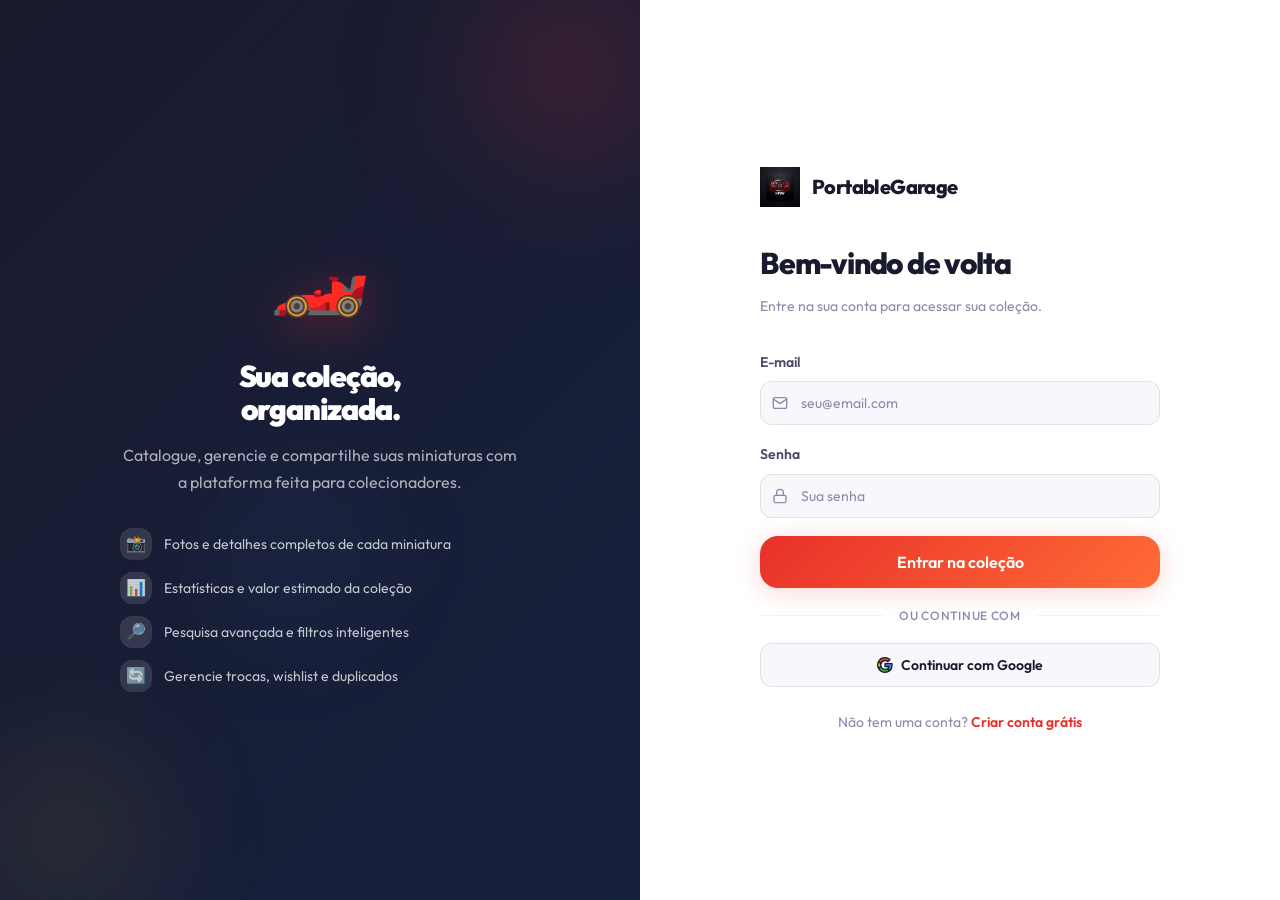
<file: index.html>
<!DOCTYPE html>
<html lang="pt-BR" data-theme="dark">
<head>
  <meta charset="UTF-8">
  <meta name="viewport" content="width=device-width, initial-scale=1.0">
  <link rel="icon" type="image/png" href="assets/car.logo.png">
  <link rel="manifest" href="manifest.webmanifest">
  <meta name="theme-color" content="#0f172a">
  <meta name="mobile-web-app-capable" content="yes">
  <meta name="apple-mobile-web-app-capable" content="yes">
  <meta name="apple-mobile-web-app-status-bar-style" content="black-translucent">
  <meta name="apple-mobile-web-app-title" content="PortableGarage">
  <link rel="apple-touch-icon" href="assets/apple-touch-icon.png">
  <script src="js/pwa.js" defer></script>

  <title>PortableGarage — Carregando...</title>
  <meta name="description" content="Plataforma para catalogação e gerenciamento de coleções de miniaturas.">

  <!-- Fallback: se o JS falhar, redireciona para login em 2s -->
  <meta http-equiv="refresh" content="2;url=pages/login.html">

  <link rel="preconnect" href="https://fonts.googleapis.com">
  <link rel="preconnect" href="https://fonts.gstatic.com" crossorigin>
  <link rel="stylesheet" href="https://fonts.googleapis.com/css2?family=Outfit:wght@300;400;500;600;700;800;900&display=swap">

  <link rel="stylesheet" href="css/style.css">

  <style>
    body {
      background: var(--bg-primary);
      color: var(--text-primary);
      min-height: 100dvh;
      display: flex;
      align-items: center;
      justify-content: center;
      flex-direction: column;
      gap: var(--space-6);
      text-align: center;
      padding: var(--space-4);
      font-family: 'Outfit', sans-serif;
    }

    .splash-logo {
      width: 72px;
      height: 72px;
      display: flex;
      align-items: center;
      justify-content: center;
      border-radius: var(--radius-2xl);
      background: transparent;
      animation: pulse 2s ease-in-out infinite;
    }

    .splash-title {
      font-size: var(--text-3xl);
      font-weight: 800;
      letter-spacing: -0.03em;
      color: var(--text-primary);
    }

    .splash-subtitle {
      font-size: var(--text-sm);
      color: var(--text-tertiary);
      margin-top: var(--space-1);
    }

    .splash-spinner {
      width: 28px;
      height: 28px;
      border: 3px solid var(--border-default);
      border-top-color: var(--color-brand-primary);
      border-radius: 50%;
      animation: spin 0.8s linear infinite;
    }

    .splash-status {
      font-size: var(--text-xs);
      color: var(--text-tertiary);
    }

    @keyframes spin {
      to { transform: rotate(360deg); }
    }

    @keyframes pulse {
      0%, 100% { transform: scale(1); opacity: 1; }
      50% { transform: scale(1.05); opacity: 0.85; }
    }
  </style>
</head>
<body>

  <div class="splash-logo">
    <img src="assets/car.logo.png" alt="PortableGarage Logo" style="width:64px;height:64px;object-fit:contain;">
  </div>

  <div>
    <h1 class="splash-title">PortableGarage</h1>
  </div>

  <div class="splash-spinner"></div>
  <p class="splash-status" id="splash-status">Iniciando...</p>

<script>
(function() {
  'use strict';

  var statusEl = document.getElementById('splash-status');

  function goTo(url) {
    if (statusEl) statusEl.textContent = 'Redirecionando...';
    window.location.href = url;
  }

  // Aplicar tema salvo antes de qualquer coisa
  try {
    var savedTheme = localStorage.getItem('hw-theme') || 'dark';
    document.documentElement.setAttribute('data-theme', savedTheme);
  } catch (e) { /* sem localStorage */ }

  // Verificar sessão de desenvolvimento
  try {
    var loggedIn = sessionStorage.getItem('hw-dev-logged-in') === 'true';
    if (statusEl) statusEl.textContent = loggedIn ? 'Verificando sessão...' : 'Redirecionando para login...';

    setTimeout(function() {
      if (loggedIn) {
        goTo('pages/dashboard.html');
      } else {
        goTo('pages/login.html');
      }
    }, 600);

  } catch (e) {
    // Se sessionStorage falhar, vai para login
    if (statusEl) statusEl.textContent = 'Redirecionando...';
    setTimeout(function() { goTo('pages/login.html'); }, 600);
  }
})();
</script>

</body>
</html>
</file>
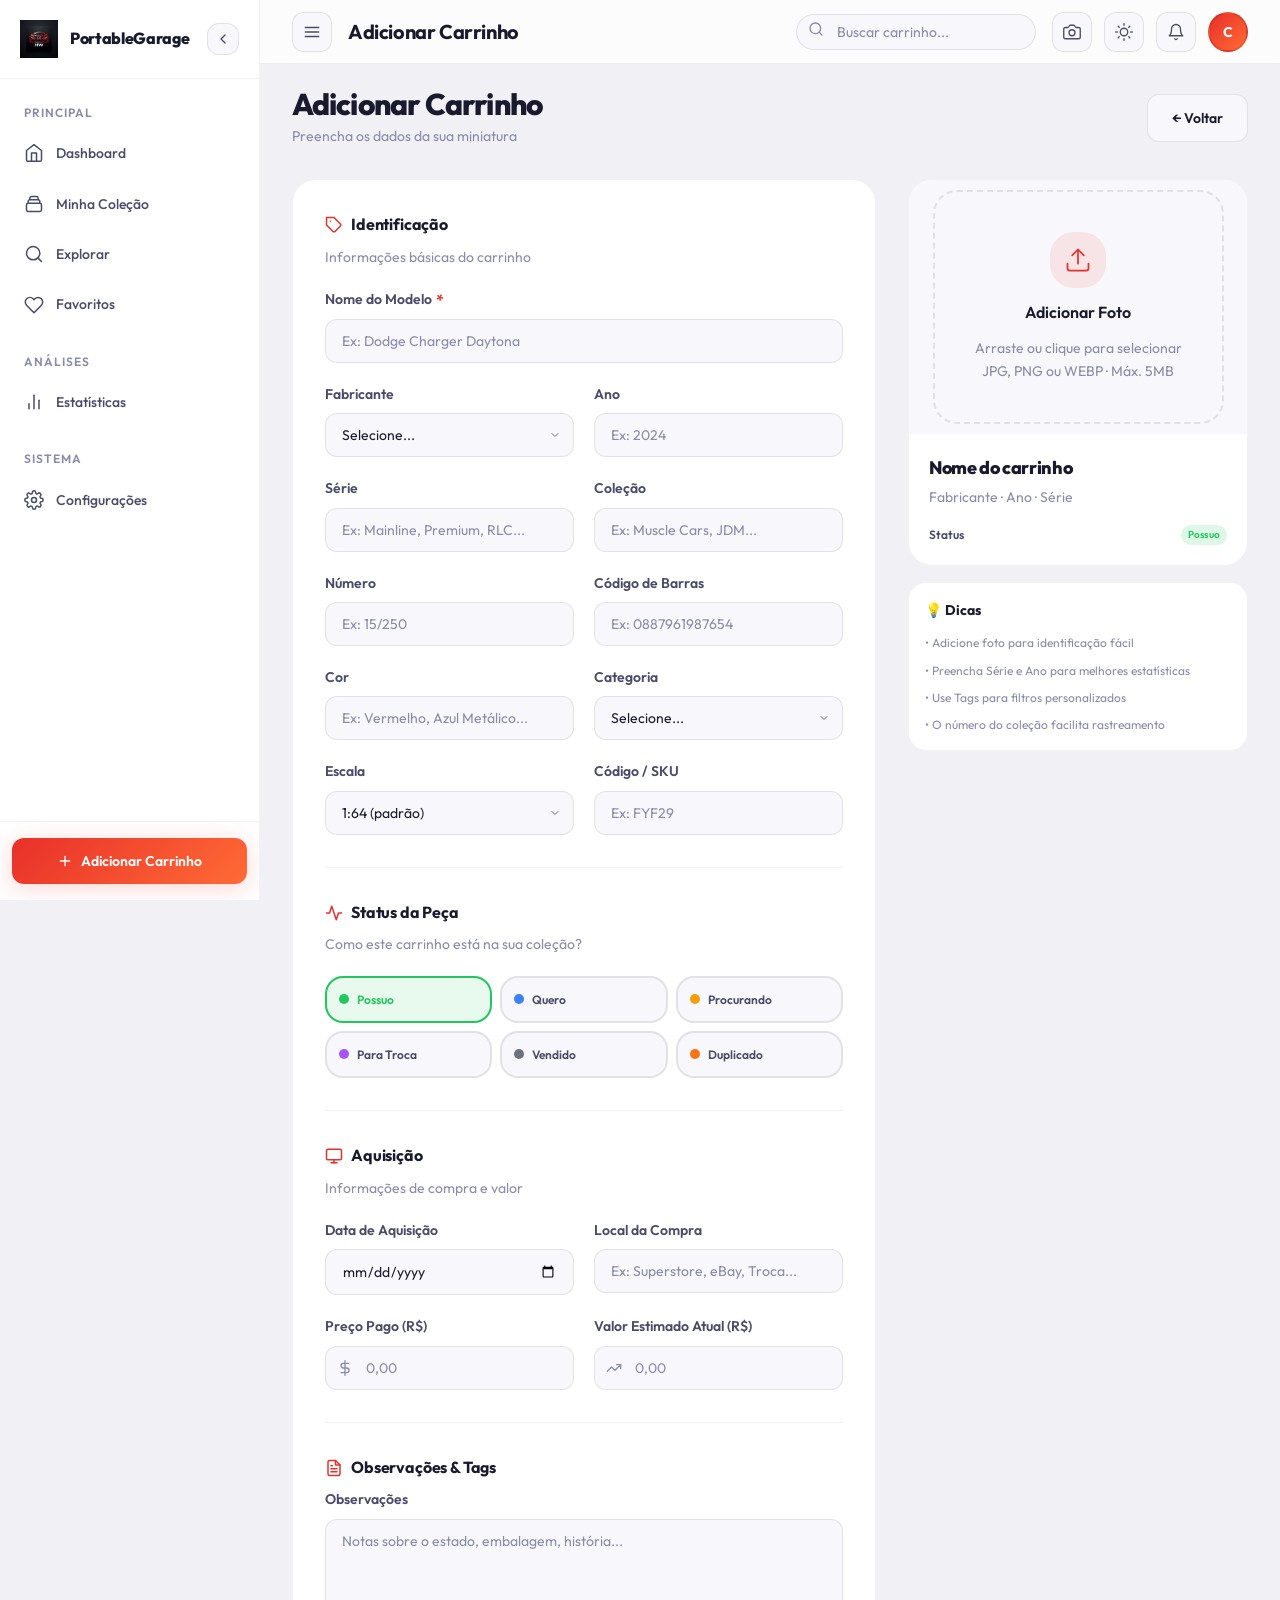
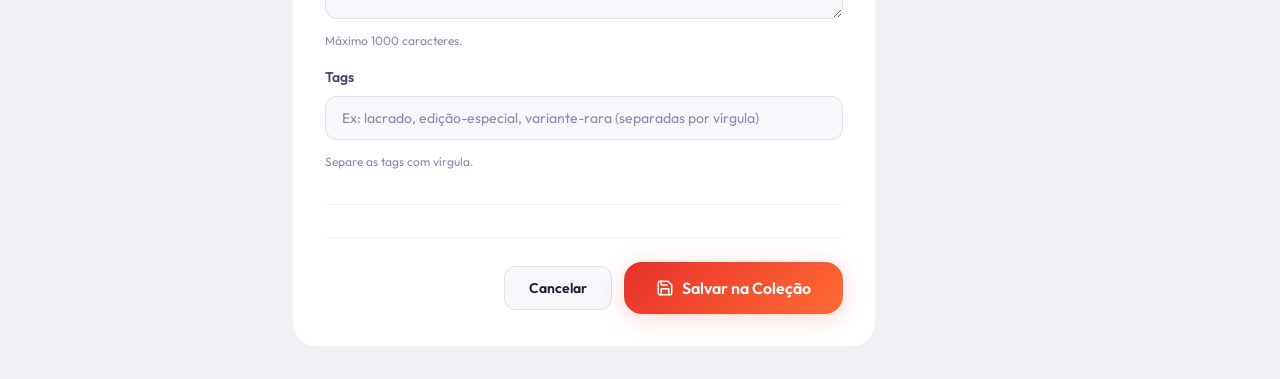
<file: pages/adicionar.html>
<!DOCTYPE html>
<html lang="pt-BR" data-theme="dark">
<head>
  <meta charset="UTF-8">
  <meta name="viewport" content="width=device-width, initial-scale=1.0">
  <link rel="icon" type="image/png" href="../assets/car.logo.png">
  <link rel="manifest" href="../manifest.webmanifest">
  <meta name="theme-color" content="#0f172a">
  <meta name="mobile-web-app-capable" content="yes">
  <meta name="apple-mobile-web-app-capable" content="yes">
  <meta name="apple-mobile-web-app-status-bar-style" content="black-translucent">
  <meta name="apple-mobile-web-app-title" content="PortableGarage">
  <link rel="apple-touch-icon" href="../assets/apple-touch-icon.png">
  <script src="../js/pwa.js" defer></script>
  <meta name="supabase-url" content="YOUR_SUPABASE_URL">
  <meta name="supabase-anon-key" content="YOUR_SUPABASE_ANON_KEY">

  <title>Adicionar Carrinho — PortableGarage</title>
  <meta name="description" content="Adicione um novo carrinho à sua coleção Hot Wheels.">

  <link rel="preconnect" href="https://fonts.googleapis.com">
  <link rel="preconnect" href="https://fonts.gstatic.com" crossorigin>
  <link rel="stylesheet" href="https://fonts.googleapis.com/css2?family=Outfit:wght@300;400;500;600;700;800;900&family=JetBrains+Mono:wght@400;600&display=swap">

  <link rel="stylesheet" href="../css/style.css">
  <link rel="stylesheet" href="../css/layout.css">
  <link rel="stylesheet" href="../css/components.css">
  <link rel="stylesheet" href="../css/animations.css">
  <link rel="stylesheet" href="../css/collection.css">
</head>
<body>

<!-- Page Header -->
<div class="page-header animate-fade-up">
  <div class="page-header-left">
    <h2 class="page-title">Adicionar Carrinho</h2>
    <p class="page-subtitle">Preencha os dados da sua miniatura</p>
  </div>
  <div class="page-header-actions">
    <a href="./colecao.html" class="btn btn-secondary" id="back-btn">← Voltar</a>
  </div>
</div>

<!-- Duplicate Warning (hidden by default) -->
<div class="duplicate-warning" id="duplicate-warning" style="display:none;" role="alert">
  <div class="duplicate-warning-icon">
    <svg viewBox="0 0 24 24" fill="none" stroke="currentColor" stroke-width="2" stroke-linecap="round" stroke-linejoin="round" aria-hidden="true">
      <path d="M10.29 3.86L1.82 18a2 2 0 001.71 3h16.94a2 2 0 001.71-3L13.71 3.86a2 2 0 00-3.42 0zM12 9v4M12 17h.01"/>
    </svg>
  </div>
  <div class="duplicate-warning-text">
    <div class="duplicate-warning-title">⚠️ Possível duplicado</div>
    <p id="duplicate-warning-msg">Este carrinho parece já existir na sua coleção.</p>
  </div>
</div>

<!-- Form Layout -->
<div class="form-page-layout animate-fade-up" style="animation-delay:0.1s;">

  <!-- ── Main Form ── -->
  <form id="add-car-form" novalidate>
    <div class="form-card">

      <!-- SEÇÃO 1: Identificação -->
      <div class="form-section">
        <div class="form-section-title">
          <svg viewBox="0 0 24 24" fill="none" stroke="currentColor" stroke-width="2" stroke-linecap="round" stroke-linejoin="round" aria-hidden="true">
            <path d="M20.59 13.41l-7.17 7.17a2 2 0 01-2.83 0L2 12V2h10l8.59 8.59a2 2 0 010 2.82z"/>
            <line x1="7" y1="7" x2="7.01" y2="7"/>
          </svg>
          Identificação
        </div>
        <p class="form-section-subtitle">Informações básicas do carrinho</p>

        <div class="form-grid-2">
          <div class="form-group col-span-2">
            <label class="form-label" for="car-name">
              Nome do Modelo <span class="required">*</span>
            </label>
            <input class="form-control" type="text" id="car-name" name="name"
              placeholder="Ex: Dodge Charger Daytona" required maxlength="150"
              autocomplete="off">
          </div>

          <div class="form-group">
            <label class="form-label" for="car-manufacturer">Fabricante</label>
            <select class="form-control form-select" id="car-manufacturer" name="manufacturer">
              <option value="">Selecione...</option>
              <option value="Hot Wheels">Hot Wheels</option>
              <option value="Hot Wheels Premium">Hot Wheels Premium</option>
              <option value="Hot Wheels Treasure Hunt">Treasure Hunt</option>
              <option value="Hot Wheels Super Treasure Hunt">Super Treasure Hunt</option>
              <option value="Matchbox">Matchbox</option>
              <option value="Outro">Outro</option>
            </select>
          </div>

          <div class="form-group">
            <label class="form-label" for="car-year">Ano</label>
            <input class="form-control" type="number" id="car-year" name="year"
              placeholder="Ex: 2024" min="1968" max="2099" maxlength="4">
          </div>

          <div class="form-group">
            <label class="form-label" for="car-series">Série</label>
            <input class="form-control" type="text" id="car-series" name="series"
              placeholder="Ex: Mainline, Premium, RLC..." maxlength="100">
          </div>

          <div class="form-group">
            <label class="form-label" for="car-collection">Coleção</label>
            <input class="form-control" type="text" id="car-collection" name="collection"
              placeholder="Ex: Muscle Cars, JDM..." maxlength="100">
          </div>

          <div class="form-group">
            <label class="form-label" for="car-number">Número</label>
            <input class="form-control" type="text" id="car-number" name="number"
              placeholder="Ex: 15/250" maxlength="20">
          </div>

          <div class="form-group">
            <label class="form-label" for="car-barcode">Código de Barras</label>
            <input class="form-control" type="text" id="car-barcode" name="barcode"
              placeholder="Ex: 0887961987654" maxlength="30">
          </div>

          <div class="form-group">
            <label class="form-label" for="car-color">Cor</label>
            <input class="form-control" type="text" id="car-color" name="color"
              placeholder="Ex: Vermelho, Azul Metálico..." maxlength="60">
          </div>

          <div class="form-group">
            <label class="form-label" for="car-category">Categoria</label>
            <select class="form-control form-select" id="car-category" name="category">
              <option value="">Selecione...</option>
              <option value="Muscle Cars">Muscle Cars</option>
              <option value="JDM">JDM</option>
              <option value="Racing">Racing</option>
              <option value="Fantasy">Fantasy</option>
              <option value="Caminhões">Caminhões</option>
              <option value="Clássicos">Clássicos</option>
              <option value="SUV">SUV</option>
              <option value="Motos">Motos</option>
              <option value="Outro">Outro</option>
            </select>
          </div>

          <div class="form-group">
            <label class="form-label" for="car-scale">Escala</label>
            <select class="form-control form-select" id="car-scale" name="scale">
              <option value="">Selecione...</option>
              <option value="1:64" selected>1:64 (padrão)</option>
              <option value="1:43">1:43</option>
              <option value="1:24">1:24</option>
              <option value="1:18">1:18</option>
              <option value="Outro">Outro</option>
            </select>
          </div>

          <div class="form-group">
            <label class="form-label" for="car-code">Código / SKU</label>
            <input class="form-control" type="text" id="car-code" name="code"
              placeholder="Ex: FYF29" maxlength="50">
          </div>
        </div>
      </div>

      <!-- SEÇÃO 2: Status -->
      <div class="form-section">
        <div class="form-section-title">
          <svg viewBox="0 0 24 24" fill="none" stroke="currentColor" stroke-width="2" stroke-linecap="round" stroke-linejoin="round" aria-hidden="true">
            <polyline points="22 12 18 12 15 21 9 3 6 12 2 12"/>
          </svg>
          Status da Peça
        </div>
        <p class="form-section-subtitle">Como este carrinho está na sua coleção?</p>

        <div class="status-selector" id="status-selector" role="radiogroup" aria-label="Status do carrinho">
          <!-- Built via JS -->
        </div>
      </div>

      <!-- SEÇÃO 3: Aquisição -->
      <div class="form-section">
        <div class="form-section-title">
          <svg viewBox="0 0 24 24" fill="none" stroke="currentColor" stroke-width="2" stroke-linecap="round" stroke-linejoin="round" aria-hidden="true">
            <rect x="2" y="3" width="20" height="14" rx="2" ry="2"/>
            <line x1="8" y1="21" x2="16" y2="21"/>
            <line x1="12" y1="17" x2="12" y2="21"/>
          </svg>
          Aquisição
        </div>
        <p class="form-section-subtitle">Informações de compra e valor</p>

        <div class="form-grid-2">
          <div class="form-group">
            <label class="form-label" for="car-acquisition-date">Data de Aquisição</label>
            <input class="form-control" type="date" id="car-acquisition-date" name="acquisitionDate">
          </div>

          <div class="form-group">
            <label class="form-label" for="car-acquisition-place">Local da Compra</label>
            <input class="form-control" type="text" id="car-acquisition-place" name="acquisitionPlace"
              placeholder="Ex: Superstore, eBay, Troca..." maxlength="150">
          </div>

          <div class="form-group">
            <label class="form-label" for="car-price-paid">Preço Pago (R$)</label>
            <div class="form-control-icon">
              <svg viewBox="0 0 24 24" fill="none" stroke="currentColor" stroke-width="2" stroke-linecap="round" stroke-linejoin="round" aria-hidden="true">
                <line x1="12" y1="1" x2="12" y2="23"></line>
                <path d="M17 5H9.5a3.5 3.5 0 0 0 0 7h5a3.5 3.5 0 0 1 0 7H6"></path>
              </svg>
              <input class="form-control" type="number" id="car-price-paid" name="pricePaid"
                placeholder="0,00" min="0" step="0.01" maxlength="10">
            </div>
          </div>

          <div class="form-group">
            <label class="form-label" for="car-estimated-value">Valor Estimado Atual (R$)</label>
            <div class="form-control-icon">
              <svg viewBox="0 0 24 24" fill="none" stroke="currentColor" stroke-width="2" stroke-linecap="round" stroke-linejoin="round" aria-hidden="true">
                <polyline points="22 7 13.5 15.5 8.5 10.5 2 17"/>
                <polyline points="16 7 22 7 22 13"/>
              </svg>
              <input class="form-control" type="number" id="car-estimated-value" name="estimatedValue"
                placeholder="0,00" min="0" step="0.01" maxlength="10">
            </div>
          </div>
        </div>
      </div>

      <!-- SEÇÃO 4: Observações -->
      <div class="form-section">
        <div class="form-section-title">
          <svg viewBox="0 0 24 24" fill="none" stroke="currentColor" stroke-width="2" stroke-linecap="round" stroke-linejoin="round" aria-hidden="true">
            <path d="M14 2H6a2 2 0 0 0-2 2v16a2 2 0 0 0 2 2h12a2 2 0 0 0 2-2V8z"/>
            <polyline points="14 2 14 8 20 8"/>
            <line x1="16" y1="13" x2="8" y2="13"/>
            <line x1="16" y1="17" x2="8" y2="17"/>
            <polyline points="10 9 9 9 8 9"/>
          </svg>
          Observações & Tags
        </div>

        <div class="form-group">
          <label class="form-label" for="car-notes">Observações</label>
          <textarea class="form-control form-textarea" id="car-notes" name="notes"
            placeholder="Notas sobre o estado, embalagem, história..." maxlength="1000"></textarea>
          <div class="form-hint">Máximo 1000 caracteres.</div>
        </div>

        <div class="form-group" style="margin-top:var(--space-4);">
          <label class="form-label" for="car-tags">Tags</label>
          <input class="form-control" type="text" id="car-tags" name="tags"
            placeholder="Ex: lacrado, edição-especial, variante-rara (separadas por vírgula)"
            maxlength="200">
          <div class="form-hint">Separe as tags com vírgula.</div>
        </div>
      </div>

      <!-- Form Error -->
      <div id="form-error" class="form-error" style="display:none;" role="alert" aria-live="polite">
        <svg viewBox="0 0 24 24" fill="none" stroke="currentColor" stroke-width="2" stroke-linecap="round" stroke-linejoin="round" width="14" height="14" aria-hidden="true">
          <circle cx="12" cy="12" r="10"></circle>
          <line x1="12" y1="8" x2="12" y2="12"></line>
          <line x1="12" y1="16" x2="12.01" y2="16"></line>
        </svg>
        <span id="form-error-msg"></span>
      </div>

      <!-- Actions -->
      <div class="form-actions">
        <button type="button" class="btn btn-secondary" id="cancel-btn">Cancelar</button>
        <button type="submit" class="btn btn-primary btn-lg" id="save-btn">
          <svg viewBox="0 0 24 24" fill="none" stroke="currentColor" stroke-width="2.5" stroke-linecap="round" stroke-linejoin="round" width="16" height="16" aria-hidden="true">
            <path d="M19 21H5a2 2 0 0 1-2-2V5a2 2 0 0 1 2-2h11l5 5v11a2 2 0 0 1-2 2z"/>
            <polyline points="17 21 17 13 7 13 7 21"/>
            <polyline points="7 3 7 8 15 8"/>
          </svg>
          Salvar na Coleção
        </button>
      </div>

    </div>
  </form>

  <!-- ── Preview Sidebar ── -->
  <div class="form-sidebar">
    <div class="car-preview-card animate-scale-in" style="animation-delay:0.2s;">
      <div class="car-preview-image">
        <!-- Upload Area -->
        <div class="upload-area" id="upload-area" role="button" aria-label="Fazer upload de fotos" tabindex="0">
          <div class="upload-area-icon">
            <svg viewBox="0 0 24 24" fill="none" stroke="currentColor" stroke-width="1.5" stroke-linecap="round" stroke-linejoin="round" aria-hidden="true">
              <path d="M21 15v4a2 2 0 0 1-2 2H5a2 2 0 0 1-2-2v-4"/>
              <polyline points="17 8 12 3 7 8"/>
              <line x1="12" y1="3" x2="12" y2="15"/>
            </svg>
          </div>
          <div class="upload-area-title">Adicionar Foto</div>
          <div class="upload-area-subtitle">Arraste ou clique para selecionar<br>JPG, PNG ou WEBP · Máx. 5MB</div>
          <input type="file" id="car-images" name="images" accept="image/jpeg,image/png,image/webp"
            multiple style="display:none;" aria-label="Selecionar imagens">
        </div>
      </div>

      <div class="car-preview-body">
        <div class="car-preview-name" id="preview-name">Nome do carrinho</div>
        <div class="car-preview-meta" id="preview-meta">Fabricante · Ano · Série</div>

        <div style="margin-top:var(--space-4);display:flex;flex-direction:column;gap:var(--space-2);">
          <div style="display:flex;justify-content:space-between;align-items:center;">
            <span class="text-xs text-secondary font-semibold">Status</span>
            <span class="badge badge-sm badge-own" id="preview-status">Possuo</span>
          </div>
        </div>
      </div>
    </div>

    <!-- Image previews -->
    <div class="image-preview-grid" id="image-preview-grid" style="display:none;"></div>

    <!-- Tips -->
    <div class="card card-sm" style="margin-top:var(--space-4);">
      <h4 style="font-size:var(--text-sm);font-weight:700;margin-bottom:var(--space-3);">💡 Dicas</h4>
      <ul style="display:flex;flex-direction:column;gap:var(--space-2);">
        <li style="font-size:var(--text-xs);color:var(--text-tertiary);">• Adicione foto para identificação fácil</li>
        <li style="font-size:var(--text-xs);color:var(--text-tertiary);">• Preencha Série e Ano para melhores estatísticas</li>
        <li style="font-size:var(--text-xs);color:var(--text-tertiary);">• Use Tags para filtros personalizados</li>
        <li style="font-size:var(--text-xs);color:var(--text-tertiary);">• O número do coleção facilita rastreamento</li>
      </ul>
    </div>
  </div>

</div>

<script src="../js/supabase.js"></script>
<script src="../js/vendor/html5-qrcode.min.js"></script>
<script src="../js/services/catalog.service.js"></script>
<script src="../js/services/collection.service.js"></script>
<script src="../js/services/favorites.service.js"></script>
<script src="../js/services/wishlist.service.js"></script>
<script src="../js/services/import.service.js"></script>
<script src="../js/scanner.js"></script>
<script src="../js/shell.js"></script>
<script src="../js/app.js"></script>
<script src="../js/ui.js"></script>
<script src="../js/auth.js"></script>
<script src="../js/cars.js"></script>
<script>
'use strict';
initShell('Adicionar Carrinho');

// Carregar dinamicamente Fabricantes e Categorias do Catálogo Global
document.addEventListener('DOMContentLoaded', async () => {
  const params = new URLSearchParams(window.location.search);
  const barcodeParam = params.get('barcode');
  if (barcodeParam) {
    const barcodeInput = document.getElementById('car-barcode');
    if (barcodeInput) barcodeInput.value = barcodeParam;
  }
  try {
    const manufacturers = await HW.services.catalog.getManufacturers();
    const manufacturerSelect = document.getElementById('car-manufacturer');
    if (manufacturerSelect && manufacturers) {
      manufacturerSelect.replaceChildren();
      const defaultOpt = document.createElement('option');
      defaultOpt.value = '';
      defaultOpt.textContent = 'Selecione...';
      manufacturerSelect.appendChild(defaultOpt);

      manufacturers.forEach(m => {
        const opt = document.createElement('option');
        opt.value = m.name;
        opt.textContent = m.name + (m.country ? ' (' + m.country + ')' : '');
        manufacturerSelect.appendChild(opt);
      });
    }

    const categories = await HW.services.catalog.getCategories();
    const categorySelect = document.getElementById('car-category');
    if (categorySelect && categories) {
      categorySelect.replaceChildren();
      const defaultOpt = document.createElement('option');
      defaultOpt.value = '';
      defaultOpt.textContent = 'Selecione...';
      categorySelect.appendChild(defaultOpt);

      categories.forEach(c => {
        const opt = document.createElement('option');
        opt.value = c.name;
        opt.textContent = c.name;
        categorySelect.appendChild(opt);
      });
    }
  } catch (err) {
    console.warn('Erro ao carregar dados mestre do catálogo:', err);
  }
});

/* ── Status Selector ── */
const STATUS_OPTIONS = [
  { value: 'own',       label: 'Possuo',       color: 'var(--status-own)' },
  { value: 'want',      label: 'Quero',         color: 'var(--status-want)' },
  { value: 'searching', label: 'Procurando',    color: 'var(--status-searching)' },
  { value: 'trade',     label: 'Para Troca',    color: 'var(--status-trade)' },
  { value: 'sold',      label: 'Vendido',       color: 'var(--status-sold)' },
  { value: 'duplicate', label: 'Duplicado',     color: 'var(--status-duplicate)' },
];

let _selectedStatus = 'own';

function buildStatusSelector() {
  const container = document.getElementById('status-selector');
  if (!container) return;
  container.replaceChildren();

  STATUS_OPTIONS.forEach(opt => {
    const btn = document.createElement('div');
    btn.className = 'status-option' + (opt.value === _selectedStatus ? ' selected' : '');
    btn.style.setProperty('--status-color', opt.color);
    btn.setAttribute('role', 'radio');
    btn.setAttribute('aria-checked', opt.value === _selectedStatus ? 'true' : 'false');
    btn.setAttribute('tabindex', '0');

    const dot = document.createElement('div');
    dot.className = 'status-option-dot';
    dot.style.background = opt.color;
    btn.appendChild(dot);

    const lbl = document.createElement('span');
    lbl.className = 'status-option-label';
    lbl.textContent = opt.label;
    btn.appendChild(lbl);

    btn.addEventListener('click', () => selectStatus(opt.value));
    btn.addEventListener('keydown', (e) => {
      if (e.key === 'Enter' || e.key === ' ') { e.preventDefault(); selectStatus(opt.value); }
    });

    container.appendChild(btn);
  });
}

function selectStatus(value) {
  _selectedStatus = value;
  buildStatusSelector();

  const previewStatus = document.getElementById('preview-status');
  const opt = STATUS_OPTIONS.find(o => o.value === value);
  if (previewStatus && opt) {
    previewStatus.textContent = opt.label;
    previewStatus.className = 'badge badge-sm ' + HW.cars.getStatusBadgeClass(value);
  }
}

buildStatusSelector();

/* ── Live Preview ── */
['car-name','car-manufacturer','car-year','car-series'].forEach(id => {
  document.getElementById(id)?.addEventListener('input', updatePreview);
});

function updatePreview() {
  const name         = document.getElementById('car-name')?.value.trim() || 'Nome do carrinho';
  const manufacturer = document.getElementById('car-manufacturer')?.value || '';
  const year         = document.getElementById('car-year')?.value || '';
  const series       = document.getElementById('car-series')?.value.trim() || '';

  const previewName = document.getElementById('preview-name');
  const previewMeta = document.getElementById('preview-meta');

  if (previewName) previewName.textContent = name;
  if (previewMeta) {
    const parts = [manufacturer, year, series].filter(Boolean);
    previewMeta.textContent = parts.join(' · ') || 'Fabricante · Ano · Série';
  }

  // Duplicate check (debounced)
  checkDuplicate();
}

const checkDuplicate = HW.utils.debounce(async () => {
  const name   = document.getElementById('car-name')?.value.trim();
  const year   = parseInt(document.getElementById('car-year')?.value);
  const series = document.getElementById('car-series')?.value.trim();

  if (!name) { hideDuplicateWarning(); return; }

  const { data } = await HW.cars.getAll({ search: name });
  const dups = (data || []).filter(c =>
    c.name?.toLowerCase() === name.toLowerCase() &&
    (year ? c.year === year : true) &&
    (series ? c.series?.toLowerCase() === series.toLowerCase() : true)
  );

  if (dups.length > 0) {
    showDuplicateWarning(dups[0]);
  } else {
    hideDuplicateWarning();
  }
}, 600);

function showDuplicateWarning(dup) {
  const warning = document.getElementById('duplicate-warning');
  const msg = document.getElementById('duplicate-warning-msg');
  if (warning && msg) {
    msg.textContent = 'Este carrinho já existe na sua coleção: "' + dup.name + '"';
    warning.style.display = 'flex';
  }
}

function hideDuplicateWarning() {
  const warning = document.getElementById('duplicate-warning');
  if (warning) warning.style.display = 'none';
}

/* ── Image Upload ── */
const uploadArea = document.getElementById('upload-area');
const fileInput  = document.getElementById('car-images');
const previewGrid = document.getElementById('image-preview-grid');

uploadArea.addEventListener('click', () => fileInput.click());
uploadArea.addEventListener('keydown', (e) => {
  if (e.key === 'Enter' || e.key === ' ') fileInput.click();
});

uploadArea.addEventListener('dragover', (e) => {
  e.preventDefault();
  uploadArea.classList.add('dragover');
});
uploadArea.addEventListener('dragleave', () => uploadArea.classList.remove('dragover'));
uploadArea.addEventListener('drop', (e) => {
  e.preventDefault();
  uploadArea.classList.remove('dragover');
  handleFiles(e.dataTransfer.files);
});

fileInput.addEventListener('change', () => handleFiles(fileInput.files));

const MAX_FILE_SIZE = 5 * 1024 * 1024; // 5MB
const ALLOWED_TYPES = ['image/jpeg', 'image/png', 'image/webp'];

function handleFiles(files) {
  if (!files || !files.length) return;

  Array.from(files).forEach(file => {
    // Validate type
    if (!ALLOWED_TYPES.includes(file.type)) {
      HW.toast.error('Arquivo inválido', 'Use apenas JPG, PNG ou WEBP.');
      return;
    }
    // Validate size
    if (file.size > MAX_FILE_SIZE) {
      HW.toast.error('Arquivo muito grande', 'Máximo 5MB por imagem.');
      return;
    }
    addImagePreview(file);
  });
}

function addImagePreview(file) {
  const reader = new FileReader();
  reader.addEventListener('load', (e) => {
    const item = document.createElement('div');
    item.className = 'image-preview-item';

    const img = document.createElement('img');
    // Safe: this is a data URL from FileReader, not user text
    img.src = e.target.result;
    img.alt = 'Preview de ' + file.name;
    item.appendChild(img);

    const removeBtn = document.createElement('button');
    removeBtn.className = 'image-preview-remove';
    removeBtn.type = 'button';
    removeBtn.setAttribute('aria-label', 'Remover imagem');
    removeBtn.textContent = '×';
    removeBtn.addEventListener('click', () => item.remove());
    item.appendChild(removeBtn);

    if (!previewGrid.children.length) {
      const badge = document.createElement('div');
      badge.className = 'image-preview-main-badge';
      badge.textContent = 'Principal';
      item.appendChild(badge);
      item.classList.add('is-main');
    }

    previewGrid.appendChild(item);
    previewGrid.style.display = 'grid';
  });
  reader.readAsDataURL(file);
}

/* ── Form Submit ── */
document.getElementById('add-car-form').addEventListener('submit', async (e) => {
  e.preventDefault();

  const saveBtn = document.getElementById('save-btn');
  const errorEl = document.getElementById('form-error');
  const errorMsg = document.getElementById('form-error-msg');

  errorEl.style.display = 'none';

  const carData = {
    name:             document.getElementById('car-name').value.trim(),
    manufacturer:     document.getElementById('car-manufacturer').value,
    year:             parseInt(document.getElementById('car-year').value) || null,
    series:           document.getElementById('car-series').value.trim(),
    collection:       document.getElementById('car-collection').value.trim(),
    number:           document.getElementById('car-number').value.trim(),
    color:            document.getElementById('car-color').value.trim(),
    category:         document.getElementById('car-category').value,
    scale:            document.getElementById('car-scale').value,
    code:             document.getElementById('car-code').value.trim(),
    status:           _selectedStatus,
    acquisitionDate:  document.getElementById('car-acquisition-date').value || null,
    acquisitionPlace: document.getElementById('car-acquisition-place').value.trim(),
    pricePaid:        parseFloat(document.getElementById('car-price-paid').value) || null,
    estimatedValue:   parseFloat(document.getElementById('car-estimated-value').value) || null,
    notes:            document.getElementById('car-notes').value.trim(),
    tags:             document.getElementById('car-tags').value.split(',').map(t => t.trim()).filter(Boolean),
  };

  saveBtn.classList.add('loading');
  saveBtn.disabled = true;

  const { data, error, duplicates } = await HW.cars.add(carData);

  saveBtn.classList.remove('loading');
  saveBtn.disabled = false;

  if (error) {
    errorMsg.textContent = error.message;
    errorEl.style.display = 'flex';
    return;
  }

  if (duplicates && duplicates.length > 0) {
    const confirmed = await HW.modal.confirm({
      title: 'Possível Duplicado Encontrado',
      message: 'Este carrinho parece já existir na sua coleção. Deseja adicioná-lo mesmo assim?',
      confirmLabel: 'Adicionar Mesmo Assim',
      confirmType: 'primary',
    });
    if (!confirmed) return;
    // Force add without duplicate check (simplified for ETAPA 1)
  }

  HW.toast.success('Carrinho adicionado ✓', carData.name + ' foi salvo na sua coleção!');
  setTimeout(() => { window.location.href = './colecao.html'; }, 800);
});

/* ── Cancel ── */
document.getElementById('cancel-btn').addEventListener('click', () => {
  window.location.href = './colecao.html';
});
</script>
</body>
</html>
</file>
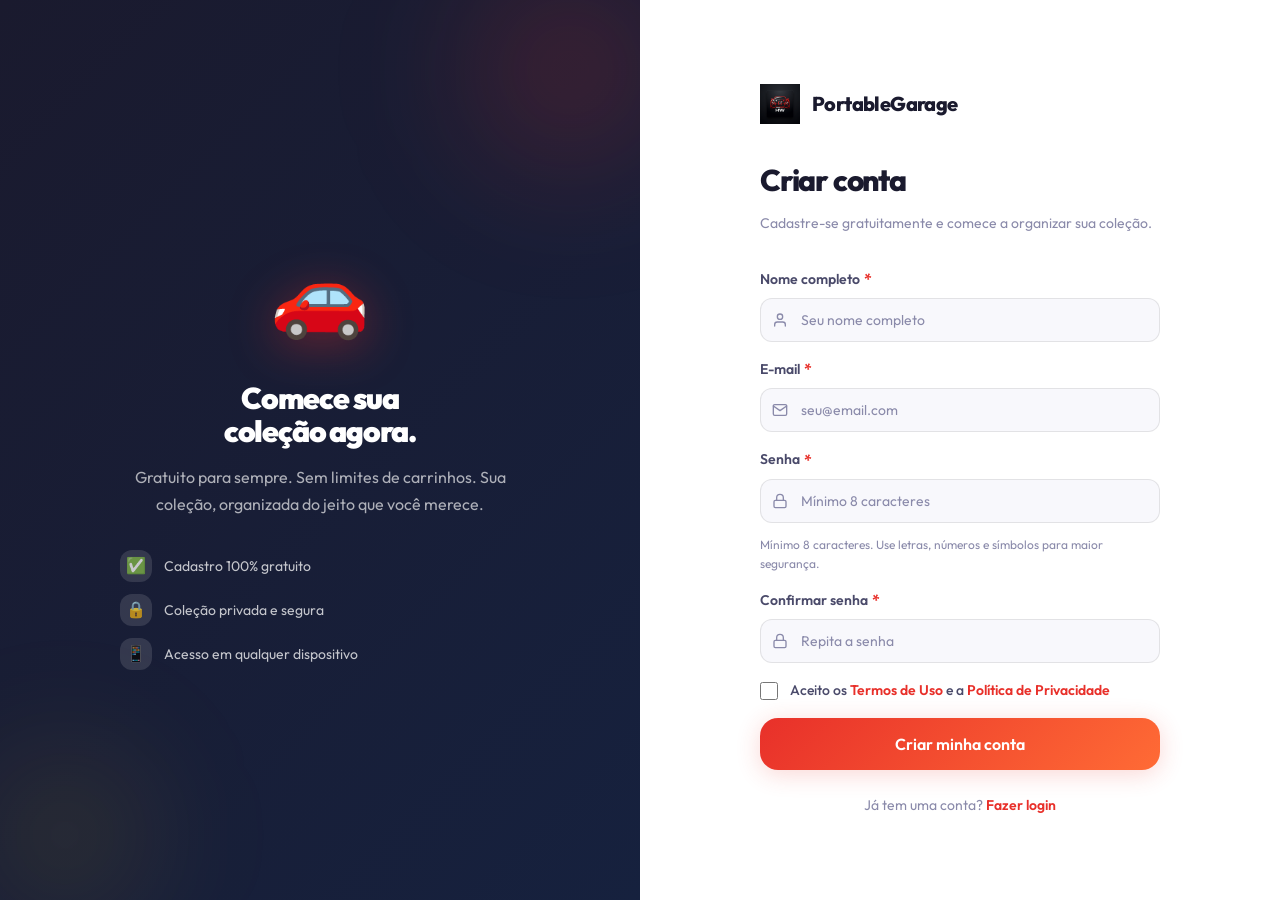
<file: pages/cadastro.html>
<!DOCTYPE html>
<html lang="pt-BR" data-theme="dark">
<head>
  <meta charset="UTF-8">
  <meta name="viewport" content="width=device-width, initial-scale=1.0">
  <link rel="icon" type="image/png" href="../assets/car.logo.png">
  <link rel="manifest" href="../manifest.webmanifest">
  <meta name="theme-color" content="#0f172a">
  <meta name="mobile-web-app-capable" content="yes">
  <meta name="apple-mobile-web-app-capable" content="yes">
  <meta name="apple-mobile-web-app-status-bar-style" content="black-translucent">
  <meta name="apple-mobile-web-app-title" content="PortableGarage">
  <link rel="apple-touch-icon" href="../assets/apple-touch-icon.png">
  <script src="../js/pwa.js" defer></script>
  <meta name="supabase-url" content="YOUR_SUPABASE_URL">
  <meta name="supabase-anon-key" content="YOUR_SUPABASE_ANON_KEY">

  <title>PortableGarage — Criar Conta</title>
  <meta name="description" content="Crie sua conta no PortableGarage e comece a catalogar sua coleção de miniaturas.">

  <link rel="preconnect" href="https://fonts.googleapis.com">
  <link rel="preconnect" href="https://fonts.gstatic.com" crossorigin>
  <link rel="stylesheet" href="https://fonts.googleapis.com/css2?family=Outfit:wght@300;400;500;600;700;800;900&family=JetBrains+Mono:wght@400;600&display=swap">

  <link rel="stylesheet" href="../css/style.css">
  <link rel="stylesheet" href="../css/layout.css">
  <link rel="stylesheet" href="../css/components.css">
  <link rel="stylesheet" href="../css/animations.css">
  <link rel="stylesheet" href="../css/collection.css">
</head>
<body>

<div class="auth-shell">

  <!-- ── Painel Esquerdo ── -->
  <div class="auth-panel-left">
    <div class="bg-orb bg-orb-1"></div>
    <div class="bg-orb bg-orb-2"></div>

    <div class="auth-panel-left-content animate-fade-up">
      <span class="auth-panel-left-emoji">🚗</span>
      <h1 class="auth-panel-left-title">Comece sua<br>coleção agora.</h1>
      <p class="auth-panel-left-text">
        Gratuito para sempre. Sem limites de carrinhos. Sua coleção, organizada do jeito que você merece.
      </p>
      <div class="auth-features">
        <div class="auth-feature-item">
          <div class="auth-feature-icon">✅</div>
          <span>Cadastro 100% gratuito</span>
        </div>
        <div class="auth-feature-item">
          <div class="auth-feature-icon">🔒</div>
          <span>Coleção privada e segura</span>
        </div>
        <div class="auth-feature-item">
          <div class="auth-feature-icon">📱</div>
          <span>Acesso em qualquer dispositivo</span>
        </div>
      </div>
    </div>
  </div>

  <!-- ── Painel Direito ── -->
  <div class="auth-panel-right">
    <div class="auth-form-container animate-fade-up" style="animation-delay:0.1s;">

      <div class="auth-logo">
        <img src="../assets/car.logo.png" alt="PortableGarage Logo" style="width:40px;height:40px;object-fit:contain;">
        <span class="auth-logo-text">PortableGarage</span>
      </div>

      <h2 class="auth-title">Criar conta</h2>
      <p class="auth-subtitle">
        Cadastre-se gratuitamente e comece a organizar sua coleção.
      </p>

      <form class="auth-form" id="cadastro-form" novalidate>

        <div class="form-group">
          <label class="form-label" for="cadastro-name">
            Nome completo <span class="required">*</span>
          </label>
          <div class="form-control-icon">
            <svg viewBox="0 0 24 24" fill="none" stroke="currentColor" stroke-width="2" stroke-linecap="round" stroke-linejoin="round" aria-hidden="true">
              <path d="M20 21v-2a4 4 0 0 0-4-4H8a4 4 0 0 0-4 4v2"></path>
              <circle cx="12" cy="7" r="4"></circle>
            </svg>
            <input
              class="form-control"
              type="text"
              id="cadastro-name"
              name="name"
              placeholder="Seu nome completo"
              autocomplete="name"
              required
              minlength="2"
              maxlength="100"
            >
          </div>
        </div>

        <div class="form-group">
          <label class="form-label" for="cadastro-email">
            E-mail <span class="required">*</span>
          </label>
          <div class="form-control-icon">
            <svg viewBox="0 0 24 24" fill="none" stroke="currentColor" stroke-width="2" stroke-linecap="round" stroke-linejoin="round" aria-hidden="true">
              <path d="M4 4h16c1.1 0 2 .9 2 2v12c0 1.1-.9 2-2 2H4c-1.1 0-2-.9-2-2V6c0-1.1.9-2 2-2z"></path>
              <polyline points="22,6 12,13 2,6"></polyline>
            </svg>
            <input
              class="form-control"
              type="email"
              id="cadastro-email"
              name="email"
              placeholder="seu@email.com"
              autocomplete="email"
              required
              maxlength="254"
            >
          </div>
        </div>

        <div class="form-group">
          <label class="form-label" for="cadastro-password">
            Senha <span class="required">*</span>
          </label>
          <div class="form-control-icon">
            <svg viewBox="0 0 24 24" fill="none" stroke="currentColor" stroke-width="2" stroke-linecap="round" stroke-linejoin="round" aria-hidden="true">
              <rect x="3" y="11" width="18" height="11" rx="2" ry="2"></rect>
              <path d="M7 11V7a5 5 0 0 1 10 0v4"></path>
            </svg>
            <input
              class="form-control"
              type="password"
              id="cadastro-password"
              name="password"
              placeholder="Mínimo 8 caracteres"
              autocomplete="new-password"
              required
              minlength="8"
              maxlength="128"
            >
          </div>
          <div class="form-hint">
            Mínimo 8 caracteres. Use letras, números e símbolos para maior segurança.
          </div>
        </div>

        <div class="form-group">
          <label class="form-label" for="cadastro-password-confirm">
            Confirmar senha <span class="required">*</span>
          </label>
          <div class="form-control-icon">
            <svg viewBox="0 0 24 24" fill="none" stroke="currentColor" stroke-width="2" stroke-linecap="round" stroke-linejoin="round" aria-hidden="true">
              <rect x="3" y="11" width="18" height="11" rx="2" ry="2"></rect>
              <path d="M7 11V7a5 5 0 0 1 10 0v4"></path>
            </svg>
            <input
              class="form-control"
              type="password"
              id="cadastro-password-confirm"
              name="password_confirm"
              placeholder="Repita a senha"
              autocomplete="new-password"
              required
              minlength="8"
              maxlength="128"
            >
          </div>
        </div>

        <div class="form-check">
          <input type="checkbox" id="cadastro-terms" name="terms" required>
          <label class="form-check-label" for="cadastro-terms">
            Aceito os <a href="#" style="color:var(--color-brand-primary);font-weight:600;">Termos de Uso</a> e a
            <a href="#" style="color:var(--color-brand-primary);font-weight:600;">Política de Privacidade</a>
          </label>
        </div>

        <!-- Erro -->
        <div id="cadastro-error" class="form-error" style="display:none;" role="alert" aria-live="polite">
          <svg viewBox="0 0 24 24" fill="none" stroke="currentColor" stroke-width="2" stroke-linecap="round" stroke-linejoin="round" width="14" height="14" aria-hidden="true">
            <circle cx="12" cy="12" r="10"></circle>
            <line x1="12" y1="8" x2="12" y2="12"></line>
            <line x1="12" y1="16" x2="12.01" y2="16"></line>
          </svg>
          <span id="cadastro-error-msg"></span>
        </div>

        <button type="submit" id="cadastro-submit-btn" class="btn btn-primary btn-full btn-lg">
          Criar minha conta
        </button>

      </form>

      <div class="auth-footer">
        Já tem uma conta?
        <a href="./login.html" id="login-link">Fazer login</a>
      </div>

    </div>
  </div>

</div>

<div id="toast-container" class="toast-container" role="status" aria-live="polite"></div>

<script src="../js/supabase.js"></script>
<script src="../js/app.js"></script>
<script src="../js/ui.js"></script>
<script src="../js/auth.js"></script>
<script>
  'use strict';
  // Tema aplicado automaticamente pelo app.js

  document.getElementById('cadastro-form').addEventListener('submit', async (e) => {
    e.preventDefault();

    const btn = document.getElementById('cadastro-submit-btn');
    const errorEl = document.getElementById('cadastro-error');
    const errorMsg = document.getElementById('cadastro-error-msg');

    errorEl.style.display = 'none';

    const name     = document.getElementById('cadastro-name').value.trim();
    const email    = document.getElementById('cadastro-email').value.trim();
    const password = document.getElementById('cadastro-password').value;
    const confirm  = document.getElementById('cadastro-password-confirm').value;
    const terms    = document.getElementById('cadastro-terms').checked;

    // Client-side validation
    if (!terms) {
      errorMsg.textContent = 'Você deve aceitar os Termos de Uso.';
      errorEl.style.display = 'flex';
      return;
    }

    if (password !== confirm) {
      errorMsg.textContent = 'As senhas não coincidem.';
      errorEl.style.display = 'flex';
      return;
    }

    btn.classList.add('loading');
    btn.disabled = true;

    const { error } = await HW.auth.signUp(email, password, name);

    btn.classList.remove('loading');
    btn.disabled = false;

    if (error) {
      errorMsg.textContent = error.message;
      errorEl.style.display = 'flex';
      return;
    }

    HW.toast.success('Conta criada ✓', 'Bem-vindo ao HW Collector!');
    setTimeout(() => { window.location.href = './dashboard.html'; }, 700);
  });
</script>
</body>
</html>
</file>
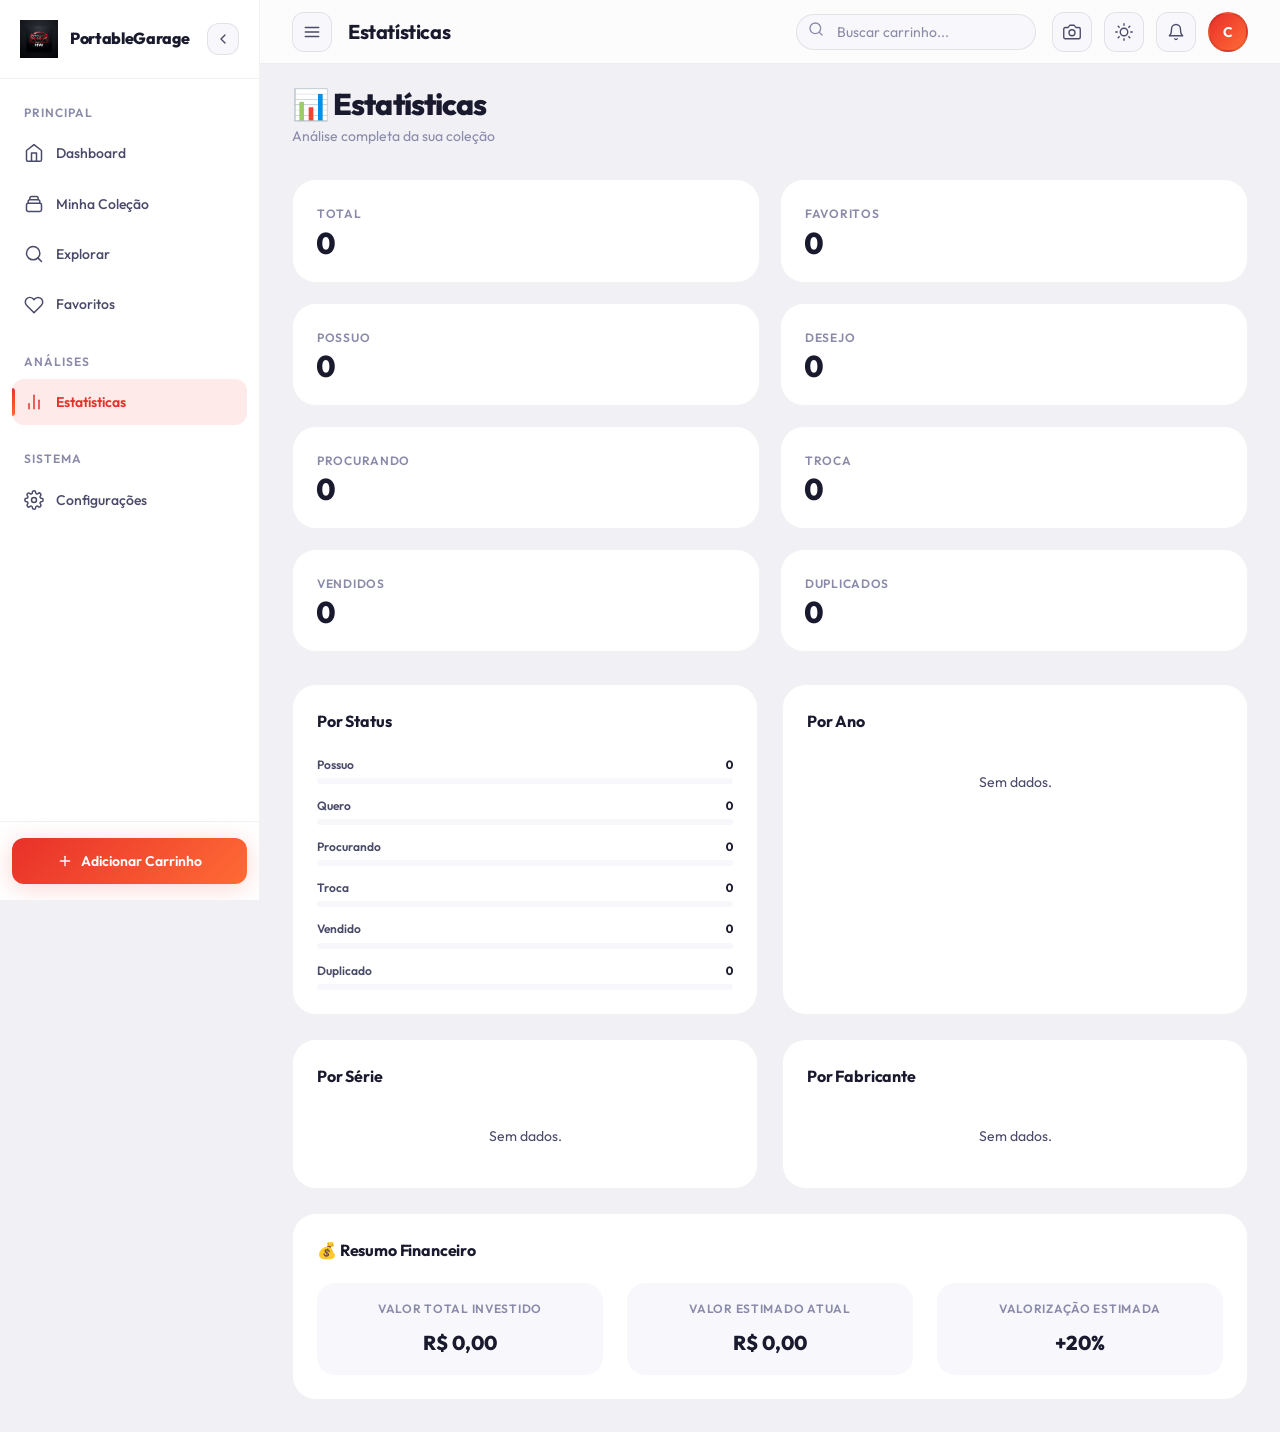
<file: pages/estatisticas.html>
<!DOCTYPE html>
<html lang="pt-BR" data-theme="dark">
<head>
  <meta charset="UTF-8">
  <meta name="viewport" content="width=device-width, initial-scale=1.0">
  <link rel="icon" type="image/png" href="../assets/car.logo.png">
  <link rel="manifest" href="../manifest.webmanifest">
  <meta name="theme-color" content="#0f172a">
  <meta name="mobile-web-app-capable" content="yes">
  <meta name="apple-mobile-web-app-capable" content="yes">
  <meta name="apple-mobile-web-app-status-bar-style" content="black-translucent">
  <meta name="apple-mobile-web-app-title" content="PortableGarage">
  <link rel="apple-touch-icon" href="../assets/apple-touch-icon.png">
  <script src="../js/pwa.js" defer></script>
  <meta name="supabase-url" content="YOUR_SUPABASE_URL">
  <meta name="supabase-anon-key" content="YOUR_SUPABASE_ANON_KEY">

  <title>Estatísticas — PortableGarage</title>
  <meta name="description" content="Estatísticas detalhadas da sua coleção de Hot Wheels.">

  <link rel="preconnect" href="https://fonts.googleapis.com">
  <link rel="preconnect" href="https://fonts.gstatic.com" crossorigin>
  <link rel="stylesheet" href="https://fonts.googleapis.com/css2?family=Outfit:wght@300;400;500;600;700;800;900&family=JetBrains+Mono:wght@400;600&display=swap">

  <link rel="stylesheet" href="../css/style.css">
  <link rel="stylesheet" href="../css/layout.css">
  <link rel="stylesheet" href="../css/components.css">
  <link rel="stylesheet" href="../css/animations.css">
  <link rel="stylesheet" href="../css/dashboard.css">
</head>
<body>

<div class="page-header animate-fade-up">
  <div class="page-header-left">
    <h2 class="page-title">📊 Estatísticas</h2>
    <p class="page-subtitle">Análise completa da sua coleção</p>
  </div>
</div>

<!-- Top Stats -->
<div class="stats-grid stagger-children" id="stats-overview" style="margin-bottom:var(--space-8);">
  <!-- Filled by JS -->
</div>

<!-- Charts Grid -->
<div style="display:grid;grid-template-columns:1fr 1fr;gap:var(--space-6);" id="charts-grid">

  <!-- By Status -->
  <div class="card animate-fade-up" style="animation-delay:0.1s;">
    <div class="card-header">
      <h3 class="card-title">Por Status</h3>
    </div>
    <div class="chart-bar-list" id="status-chart"></div>
  </div>

  <!-- By Year -->
  <div class="card animate-fade-up" style="animation-delay:0.15s;">
    <div class="card-header">
      <h3 class="card-title">Por Ano</h3>
    </div>
    <div class="chart-bar-list" id="year-chart"></div>
  </div>

  <!-- By Series -->
  <div class="card animate-fade-up" style="animation-delay:0.2s;">
    <div class="card-header">
      <h3 class="card-title">Por Série</h3>
    </div>
    <div class="chart-bar-list" id="series-chart"></div>
  </div>

  <!-- By Manufacturer -->
  <div class="card animate-fade-up" style="animation-delay:0.25s;">
    <div class="card-header">
      <h3 class="card-title">Por Fabricante</h3>
    </div>
    <div class="chart-bar-list" id="manufacturer-chart"></div>
  </div>

  <!-- Financial Summary -->
  <div class="card animate-fade-up" style="animation-delay:0.3s;grid-column:1/-1;">
    <div class="card-header">
      <h3 class="card-title">💰 Resumo Financeiro</h3>
    </div>
    <div style="display:grid;grid-template-columns:repeat(3,1fr);gap:var(--space-6);" id="financial-summary">
      <!-- Filled by JS -->
    </div>
  </div>

</div>

<script src="../js/supabase.js"></script>
<script src="../js/vendor/html5-qrcode.min.js"></script>
<script src="../js/services/catalog.service.js"></script>
<script src="../js/services/collection.service.js"></script>
<script src="../js/services/favorites.service.js"></script>
<script src="../js/services/wishlist.service.js"></script>
<script src="../js/services/import.service.js"></script>
<script src="../js/scanner.js"></script>
<script src="../js/shell.js"></script>
<script src="../js/app.js"></script>
<script src="../js/ui.js"></script>
<script src="../js/auth.js"></script>
<script src="../js/cars.js"></script>
<script>
'use strict';
initShell('Estatísticas');

function renderBarChart(containerId, data, colorVar) {
  const container = document.getElementById(containerId);
  if (!container) return;
  container.replaceChildren();

  const entries = Object.entries(data).sort((a,b) => b[1]-a[1]).slice(0,10);
  if (!entries.length) {
    const msg = document.createElement('p');
    msg.className = 'text-secondary text-sm';
    msg.style.cssText = 'text-align:center;padding:var(--space-4) 0;';
    msg.textContent = 'Sem dados.';
    container.appendChild(msg);
    return;
  }

  const max = Math.max(...entries.map(e => e[1]));
  entries.forEach(([label, count]) => {
    const item = document.createElement('div');
    item.className = 'chart-bar-item';

    const header = document.createElement('div');
    header.className = 'chart-bar-header';

    const lbl = document.createElement('span');
    lbl.className = 'chart-bar-label';
    lbl.textContent = label;
    header.appendChild(lbl);

    const val = document.createElement('span');
    val.className = 'chart-bar-value';
    val.textContent = count;
    header.appendChild(val);

    item.appendChild(header);

    const progress = document.createElement('div');
    progress.className = 'progress';
    const bar = document.createElement('div');
    bar.className = 'progress-bar' + (colorVar ? ' ' + colorVar : '');
    bar.style.width = '0%';
    progress.appendChild(bar);
    item.appendChild(progress);
    container.appendChild(item);

    setTimeout(() => {
      bar.style.width = Math.round((count / max) * 100) + '%';
    }, 100);
  });
}

function renderStatOverview(stats) {
  const grid = document.getElementById('stats-overview');
  if (!grid) return;
  grid.replaceChildren();

  const items = [
    { label: 'Total',     value: stats.total,                     cls: '' },
    { label: 'Favoritos', value: stats.favorites,                  cls: 'icon-danger' },
    { label: 'Possuo',    value: stats.byStatus.own || 0,          cls: 'icon-success' },
    { label: 'Desejo',    value: stats.byStatus.want || 0,         cls: 'icon-info' },
    { label: 'Procurando',value: stats.byStatus.searching || 0,    cls: 'icon-warning' },
    { label: 'Troca',     value: stats.byStatus.trade || 0,        cls: 'icon-purple' },
    { label: 'Vendidos',  value: stats.byStatus.sold || 0,         cls: '' },
    { label: 'Duplicados',value: stats.byStatus.duplicate || 0,    cls: '' },
  ];

  items.forEach(item => {
    const card = document.createElement('div');
    card.className = 'stat-card';

    const body = document.createElement('div');
    body.className = 'stat-card-body';

    const lbl = document.createElement('div');
    lbl.className = 'stat-card-label';
    lbl.textContent = item.label;
    body.appendChild(lbl);

    const val = document.createElement('div');
    val.className = 'stat-card-value';
    val.textContent = '0';
    body.appendChild(val);

    card.appendChild(body);
    grid.appendChild(card);
    HW.utils.animateCounter(val, item.value);
  });
}

function renderFinancial(stats) {
  const container = document.getElementById('financial-summary');
  if (!container) return;
  container.replaceChildren();

  const { data: cars } = { data: [] }; // Will be replaced with real data in Etapa 3
  const invested = stats.totalValue;
  const items = [
    { label: 'Valor Total Investido',  value: HW.utils.formatCurrency(invested) },
    { label: 'Valor Estimado Atual',   value: HW.utils.formatCurrency(invested * 1.2) }, // placeholder calc
    { label: 'Valorização Estimada',   value: '+20%' },
  ];

  items.forEach(item => {
    const col = document.createElement('div');
    col.style.cssText = 'text-align:center;padding:var(--space-4);background:var(--bg-elevated);border-radius:var(--radius-lg);';

    const lbl = document.createElement('div');
    lbl.className = 'stat-card-label';
    lbl.textContent = item.label;
    col.appendChild(lbl);

    const val = document.createElement('div');
    val.style.cssText = 'font-size:var(--text-xl);font-weight:800;color:var(--text-primary);margin-top:var(--space-2);';
    val.textContent = item.value;
    col.appendChild(val);

    container.appendChild(col);
  });
}

document.addEventListener('DOMContentLoaded', () => {
  const stats = HW.cars.getStats();

  renderStatOverview(stats);

  // Status chart
  const statusLabels = {};
  Object.entries(stats.byStatus).forEach(([k,v]) => {
    statusLabels[HW.cars.getStatusLabel(k)] = v;
  });
  renderBarChart('status-chart', statusLabels);
  renderBarChart('year-chart', stats.byYear, 'blue');
  renderBarChart('series-chart', stats.bySeries, 'green');
  renderBarChart('manufacturer-chart', stats.byManufacturer, 'purple');
  renderFinancial(stats);
});
</script>
</body>
</html>
</file>
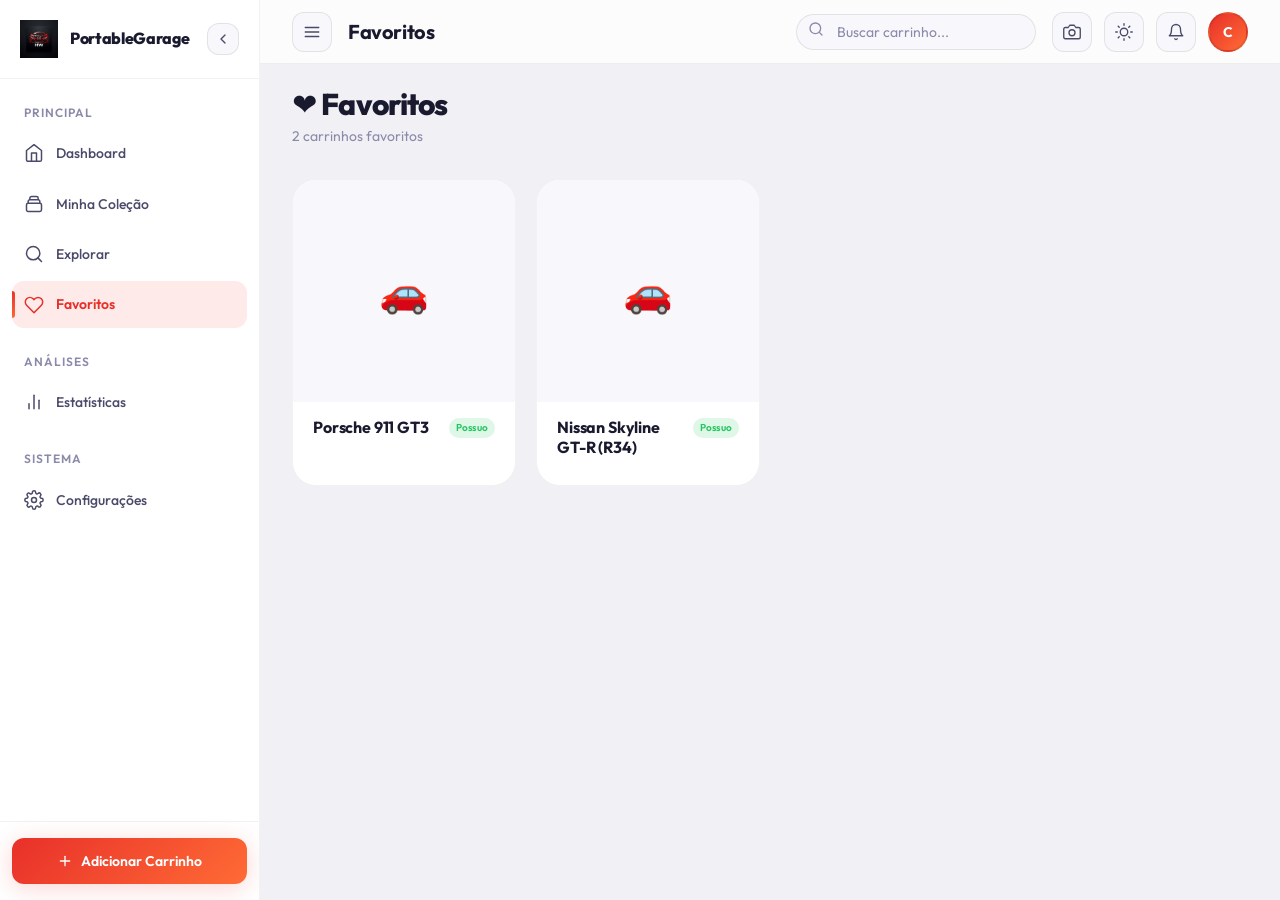
<file: pages/favoritos.html>
<!DOCTYPE html>
<html lang="pt-BR" data-theme="dark">
<head>
  <meta charset="UTF-8">
  <meta name="viewport" content="width=device-width, initial-scale=1.0">
  <link rel="icon" type="image/png" href="../assets/car.logo.png">
  <link rel="manifest" href="../manifest.webmanifest">
  <meta name="theme-color" content="#0f172a">
  <meta name="mobile-web-app-capable" content="yes">
  <meta name="apple-mobile-web-app-capable" content="yes">
  <meta name="apple-mobile-web-app-status-bar-style" content="black-translucent">
  <meta name="apple-mobile-web-app-title" content="PortableGarage">
  <link rel="apple-touch-icon" href="../assets/apple-touch-icon.png">
  <script src="../js/pwa.js" defer></script>
  <meta name="supabase-url" content="YOUR_SUPABASE_URL">
  <meta name="supabase-anon-key" content="YOUR_SUPABASE_ANON_KEY">

  <title>Favoritos — PortableGarage</title>
  <meta name="description" content="Seus carrinhos Hot Wheels favoritos em um só lugar.">

  <link rel="preconnect" href="https://fonts.googleapis.com">
  <link rel="preconnect" href="https://fonts.gstatic.com" crossorigin>
  <link rel="stylesheet" href="https://fonts.googleapis.com/css2?family=Outfit:wght@300;400;500;600;700;800;900&family=JetBrains+Mono:wght@400;600&display=swap">

  <link rel="stylesheet" href="../css/style.css">
  <link rel="stylesheet" href="../css/layout.css">
  <link rel="stylesheet" href="../css/components.css">
  <link rel="stylesheet" href="../css/animations.css">
  <link rel="stylesheet" href="../css/collection.css">
</head>
<body>

<div class="page-header animate-fade-up">
  <div class="page-header-left">
    <h2 class="page-title">❤️ Favoritos</h2>
    <p class="page-subtitle" id="favorites-subtitle">Seus carrinhos marcados como favorito</p>
  </div>
</div>

<div id="favorites-container" class="cars-grid stagger-children" role="list" aria-label="Carrinhos favoritos">
  <div class="empty-state" style="grid-column:1/-1;" id="favorites-empty">
    <div class="empty-state-icon" style="font-size:36px;">❤️</div>
    <h3 class="empty-state-title">Nenhum favorito ainda</h3>
    <p class="empty-state-text">Marque carrinhos como favorito clicando no ❤️ nos cards da sua coleção.</p>
    <a href="./colecao.html" class="btn btn-primary" style="margin-top:var(--space-4);">
      Ver Coleção
    </a>
  </div>
</div>

<script src="../js/supabase.js"></script>
<script src="../js/vendor/html5-qrcode.min.js"></script>
<script src="../js/services/catalog.service.js"></script>
<script src="../js/services/collection.service.js"></script>
<script src="../js/services/favorites.service.js"></script>
<script src="../js/services/wishlist.service.js"></script>
<script src="../js/services/import.service.js"></script>
<script src="../js/scanner.js"></script>
<script src="../js/shell.js"></script>
<script src="../js/app.js"></script>
<script src="../js/ui.js"></script>
<script src="../js/auth.js"></script>
<script src="../js/cars.js"></script>
<script>
'use strict';
initShell('Favoritos');

async function loadFavorites() {
  HW.loader.skeleton('favorites-container', 6);
  const { data } = await HW.cars.getAll({ isFavorite: true });
  const container = document.getElementById('favorites-container');
  const subtitle = document.getElementById('favorites-subtitle');

  container.replaceChildren();
  subtitle.textContent = (data?.length || 0) + ' carrinho' + (data?.length !== 1 ? 's' : '') + ' favorito' + (data?.length !== 1 ? 's' : '');

  if (!data || !data.length) {
    container.appendChild(document.getElementById('favorites-empty'));
    return;
  }

  data.forEach(car => {
    const card = document.createElement('article');
    card.className = 'car-card';
    card.setAttribute('role', 'listitem');

    const imgWrap = document.createElement('div');
    imgWrap.className = 'car-card-image';

    const placeholder = document.createElement('div');
    placeholder.className = 'car-card-image-placeholder';
    const icon = document.createElement('div');
    icon.textContent = '🚗';
    icon.style.fontSize = '40px';
    placeholder.appendChild(icon);
    imgWrap.appendChild(placeholder);

    const favBtn = document.createElement('div');
    favBtn.className = 'car-card-actions';
    const heart = document.createElement('button');
    heart.className = 'car-quick-btn favorited';
    heart.type = 'button';
    heart.textContent = '❤️';
    heart.setAttribute('aria-label', 'Remover dos favoritos');
    heart.addEventListener('click', async (e) => {
      e.stopPropagation();
      await HW.cars.toggleFavorite(car.id);
      card.remove();
      HW.toast.success('Removido dos favoritos');
    });
    favBtn.appendChild(heart);
    imgWrap.appendChild(favBtn);
    card.appendChild(imgWrap);

    const body = document.createElement('div');
    body.className = 'car-card-body';

    const header = document.createElement('div');
    header.className = 'car-card-header';
    const name = document.createElement('div');
    name.className = 'car-card-name';
    name.textContent = car.name || 'Sem nome';
    header.appendChild(name);

    const badge = document.createElement('span');
    badge.className = 'badge badge-sm ' + HW.cars.getStatusBadgeClass(car.status);
    badge.textContent = HW.cars.getStatusLabel(car.status);
    header.appendChild(badge);

    body.appendChild(header);
    card.appendChild(body);
    container.appendChild(card);
  });
}

document.addEventListener('DOMContentLoaded', loadFavorites);
</script>
</body>
</html>
</file>
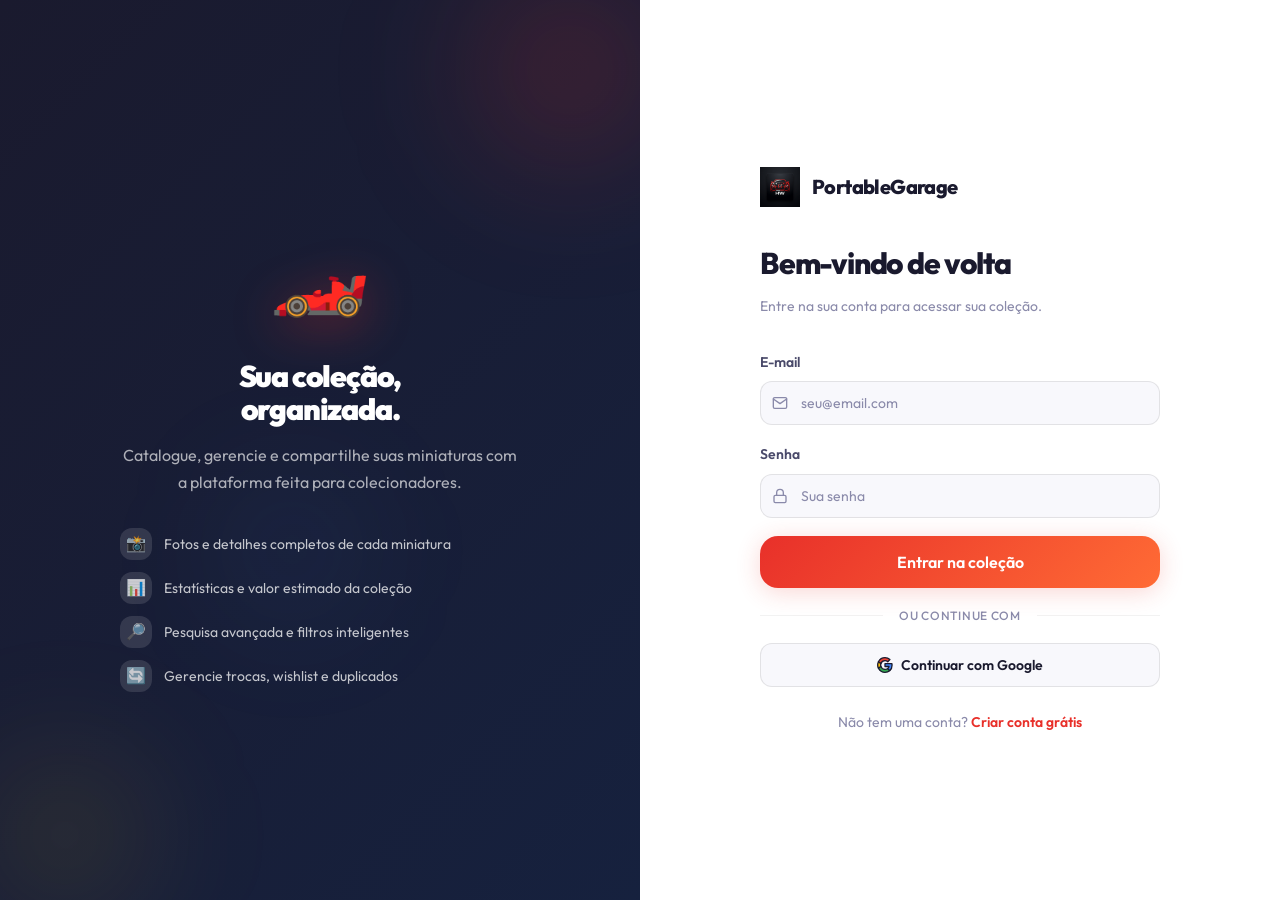
<file: pages/login.html>
<!DOCTYPE html>
<html lang="pt-BR" data-theme="dark">
<head>
  <meta charset="UTF-8">
  <meta name="viewport" content="width=device-width, initial-scale=1.0">
  <link rel="icon" type="image/png" href="../assets/car.logo.png">
  <link rel="manifest" href="../manifest.webmanifest">
  <meta name="theme-color" content="#0f172a">
  <meta name="mobile-web-app-capable" content="yes">
  <meta name="apple-mobile-web-app-capable" content="yes">
  <meta name="apple-mobile-web-app-status-bar-style" content="black-translucent">
  <meta name="apple-mobile-web-app-title" content="PortableGarage">
  <link rel="apple-touch-icon" href="../assets/apple-touch-icon.png">
  <script src="../js/pwa.js" defer></script>

  <title>PortableGarage — Login</title>
  <meta name="description" content="Faça login na sua conta PortableGarage.">

  <!-- Supabase config — preenchido na ETAPA 5 -->
  <meta name="supabase-url" content="YOUR_SUPABASE_URL">
  <meta name="supabase-anon-key" content="YOUR_SUPABASE_ANON_KEY">

  <link rel="preconnect" href="https://fonts.googleapis.com">
  <link rel="preconnect" href="https://fonts.gstatic.com" crossorigin>
  <link rel="stylesheet" href="https://fonts.googleapis.com/css2?family=Outfit:wght@300;400;500;600;700;800;900&family=JetBrains+Mono:wght@400;600&display=swap">

  <link rel="stylesheet" href="../css/style.css">
  <link rel="stylesheet" href="../css/layout.css">
  <link rel="stylesheet" href="../css/components.css">
  <link rel="stylesheet" href="../css/animations.css">
  <link rel="stylesheet" href="../css/collection.css">
</head>
<body>

<div class="auth-shell">

  <!-- ── Painel Esquerdo ── -->
  <div class="auth-panel-left">
    <div class="bg-orb bg-orb-1"></div>
    <div class="bg-orb bg-orb-2"></div>
    <div class="bg-orb bg-orb-3"></div>

    <div class="auth-panel-left-content animate-fade-up">
      <span class="auth-panel-left-emoji">🏎️</span>
      <h1 class="auth-panel-left-title">Sua coleção,<br>organizada.</h1>
      <p class="auth-panel-left-text">
        Catalogue, gerencie e compartilhe suas miniaturas com a plataforma feita para colecionadores.
      </p>
      <div class="auth-features">
        <div class="auth-feature-item">
          <div class="auth-feature-icon">📸</div>
          <span>Fotos e detalhes completos de cada miniatura</span>
        </div>
        <div class="auth-feature-item">
          <div class="auth-feature-icon">📊</div>
          <span>Estatísticas e valor estimado da coleção</span>
        </div>
        <div class="auth-feature-item">
          <div class="auth-feature-icon">🔎</div>
          <span>Pesquisa avançada e filtros inteligentes</span>
        </div>
        <div class="auth-feature-item">
          <div class="auth-feature-icon">🔄</div>
          <span>Gerencie trocas, wishlist e duplicados</span>
        </div>
      </div>
    </div>
  </div>

  <!-- ── Painel Direito ── -->
  <div class="auth-panel-right">
    <div class="auth-form-container animate-fade-up" style="animation-delay:0.1s;">

      <div class="auth-logo">
        <img src="../assets/car.logo.png" alt="PortableGarage Logo" style="width:40px;height:40px;object-fit:contain;">
        <span class="auth-logo-text">PortableGarage</span>
      </div>

      <h2 class="auth-title">Bem-vindo de volta</h2>
      <p class="auth-subtitle">Entre na sua conta para acessar sua coleção.</p>

      <!-- Erro -->
      <div id="login-error" role="alert" style="display:none;background:rgba(239,68,68,0.12);border:1px solid rgba(239,68,68,0.4);border-radius:10px;padding:12px 16px;font-size:0.85rem;color:#f87171;margin-bottom:16px;"></div>

      <!-- Formulário -->
      <form id="login-form" novalidate style="display:flex;flex-direction:column;gap:18px;">

        <div class="form-group">
          <label class="form-label" for="login-email">E-mail</label>
          <div class="form-control-icon">
            <svg viewBox="0 0 24 24" fill="none" stroke="currentColor" stroke-width="2" stroke-linecap="round" stroke-linejoin="round" aria-hidden="true">
              <path d="M4 4h16c1.1 0 2 .9 2 2v12c0 1.1-.9 2-2 2H4c-1.1 0-2-.9-2-2V6c0-1.1.9-2 2-2z"></path>
              <polyline points="22,6 12,13 2,6"></polyline>
            </svg>
            <input class="form-control" type="email" id="login-email" name="email"
              placeholder="seu@email.com" autocomplete="email" maxlength="254">
          </div>
        </div>

        <div class="form-group">
          <div style="display:flex;justify-content:space-between;align-items:center;">
            <label class="form-label" for="login-password">Senha</label>
          </div>
          <div class="form-control-icon">
            <svg viewBox="0 0 24 24" fill="none" stroke="currentColor" stroke-width="2" stroke-linecap="round" stroke-linejoin="round" aria-hidden="true">
              <rect x="3" y="11" width="18" height="11" rx="2" ry="2"></rect>
              <path d="M7 11V7a5 5 0 0 1 10 0v4"></path>
            </svg>
            <input class="form-control" type="password" id="login-password" name="password"
              placeholder="Sua senha" autocomplete="current-password" maxlength="128">
          </div>
        </div>

        <button type="submit" id="login-btn" class="btn btn-primary btn-full btn-lg">
          Entrar na coleção
        </button>

        <div class="divider-text">ou continue com</div>

        <button type="button" id="login-google-btn" class="btn btn-secondary btn-full" disabled>
          <svg viewBox="0 0 24 24" width="16" height="16" aria-hidden="true">
            <path fill="#4285F4" d="M22.56 12.25c0-.78-.07-1.53-.2-2.25H12v4.26h5.92c-.26 1.37-1.04 2.53-2.21 3.31v2.77h3.57c2.08-1.92 3.28-4.74 3.28-8.09z"/>
            <path fill="#34A853" d="M12 23c2.97 0 5.46-.98 7.28-2.66l-3.57-2.77c-.98.66-2.23 1.06-3.71 1.06-2.86 0-5.29-1.93-6.16-4.53H2.18v2.84C3.99 20.53 7.7 23 12 23z"/>
            <path fill="#FBBC05" d="M5.84 14.09c-.22-.66-.35-1.36-.35-2.09s.13-1.43.35-2.09V7.07H2.18C1.43 8.55 1 10.22 1 12s.43 3.45 1.18 4.93l2.85-2.22.81-.62z"/>
            <path fill="#EA4335" d="M12 5.38c1.62 0 3.06.56 4.21 1.64l3.15-3.15C17.45 2.09 14.97 1 12 1 7.7 1 3.99 3.47 2.18 7.07l3.66 2.84c.87-2.6 3.3-4.53 6.16-4.53z"/>
          </svg>
          Continuar com Google
        </button>

      </form>

      <div class="auth-footer">
        Não tem uma conta?
        <a href="./cadastro.html" id="signup-link">Criar conta grátis</a>
      </div>

    </div>
  </div>

</div>

<div id="toast-container" class="toast-container" role="status" aria-live="polite"></div>

<script src="../js/supabase.js"></script>
<script src="../js/app.js"></script>
<script src="../js/ui.js"></script>
<script src="../js/auth.js"></script>
<script>
(function () {
  'use strict';

  var form    = document.getElementById('login-form');
  var btn     = document.getElementById('login-btn');
  var errorEl = document.getElementById('login-error');

  function showError(msg) {
    errorEl.textContent = msg;
    errorEl.style.display = 'block';
  }

  function hideError() {
    errorEl.style.display = 'none';
  }

  function setLoading(on) {
    btn.disabled = on;
    btn.textContent = on ? 'Entrando...' : 'Entrar na coleção';
    if (on) btn.classList.add('loading');
    else    btn.classList.remove('loading');
  }

  // Verificar se o usuário já possui sessão ativa ao abrir a página
  document.addEventListener('DOMContentLoaded', async function() {
    if (window.HW?.auth?.guard) {
      await window.HW.auth.guard();
    }
  });

  form.addEventListener('submit', async function (e) {
    e.preventDefault();
    hideError();

    var email    = document.getElementById('login-email').value.trim();
    var password = document.getElementById('login-password').value;

    if (!email || !password) {
      showError('Preencha e-mail e senha para continuar.');
      return;
    }

    setLoading(true);

    try {
      var result = await window.HW.auth.login(email, password);
      if (result && result.error) {
        setLoading(false);
        showError(result.error.message || 'Falha ao autenticar. Verifique seu e-mail e senha.');
        return;
      }
      window.location.href = './dashboard.html';
    } catch (err) {
      setLoading(false);
      showError('Erro de conexão ao autenticar. Tente novamente.');
    }
  });

})();
</script>
</body>
</html>
</file>
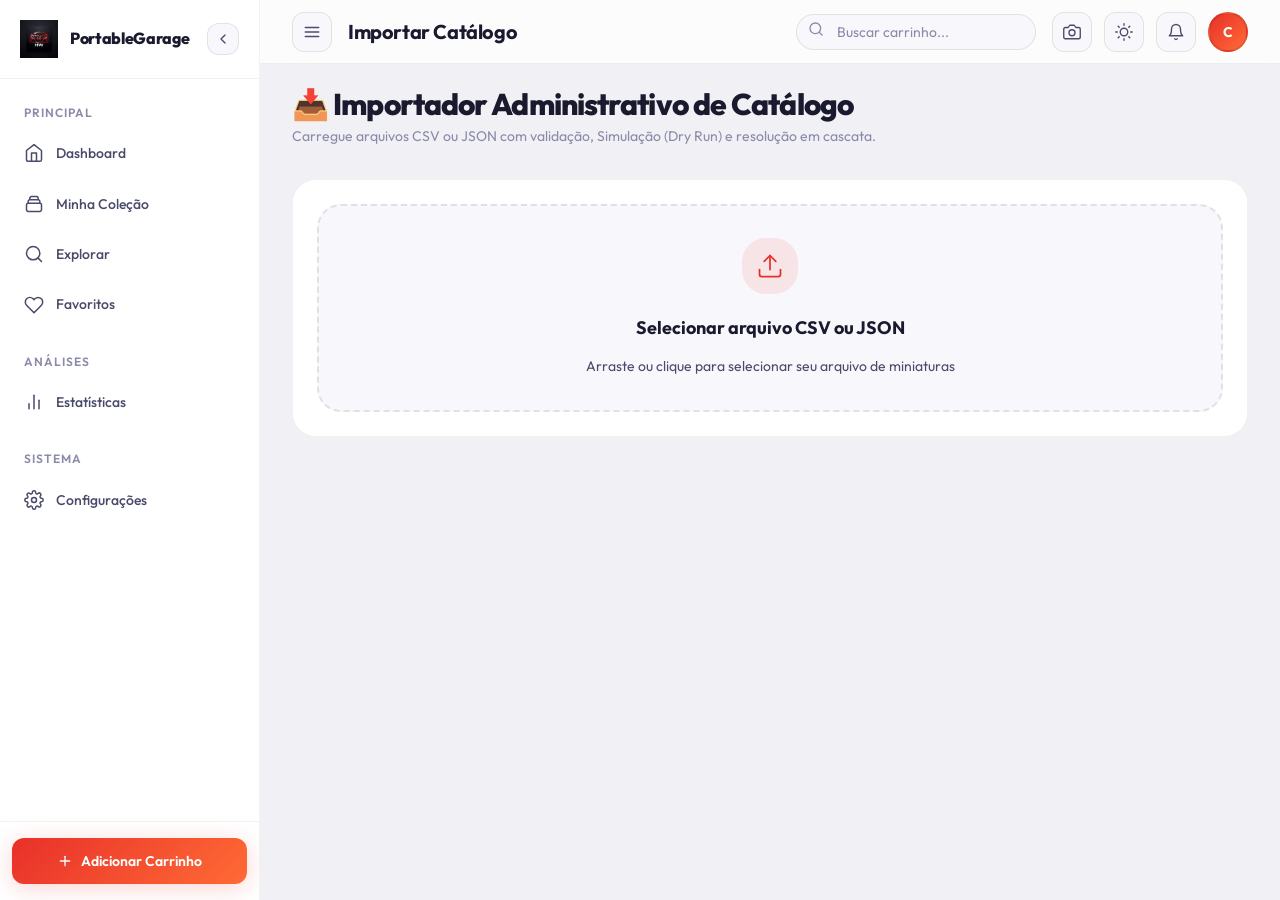
<file: pages/admin/importar.html>
<!DOCTYPE html>
<html lang="pt-BR" data-theme="dark">
<head>
  <meta charset="UTF-8">
  <meta name="viewport" content="width=device-width, initial-scale=1.0">
  <link rel="icon" type="image/png" href="../../assets/car.logo.png">
  <link rel="manifest" href="../../manifest.webmanifest">
  <meta name="theme-color" content="#0f172a">
  <meta name="mobile-web-app-capable" content="yes">
  <meta name="apple-mobile-web-app-capable" content="yes">
  <meta name="apple-mobile-web-app-status-bar-style" content="black-translucent">
  <meta name="apple-mobile-web-app-title" content="PortableGarage">
  <link rel="apple-touch-icon" href="../../assets/apple-touch-icon.png">
  <script src="../../js/pwa.js" defer></script>
  <meta name="supabase-url" content="YOUR_SUPABASE_URL">
  <meta name="supabase-anon-key" content="YOUR_SUPABASE_ANON_KEY">

  <title>Importar Catálogo — PortableGarage (Admin)</title>
  <meta name="description" content="Ferramenta administrativa de importação em lote para o catálogo de miniaturas.">

  <link rel="preconnect" href="https://fonts.googleapis.com">
  <link rel="preconnect" href="https://fonts.gstatic.com" crossorigin>
  <link rel="stylesheet" href="https://fonts.googleapis.com/css2?family=Outfit:wght@300;400;500;600;700;800;900&family=JetBrains+Mono:wght@400;600&display=swap">

  <link rel="stylesheet" href="../../css/style.css">
  <link rel="stylesheet" href="../../css/layout.css">
  <link rel="stylesheet" href="../../css/components.css">
  <link rel="stylesheet" href="../../css/animations.css">
  <link rel="stylesheet" href="../../css/collection.css">
</head>
<body>

<div class="page-header animate-fade-up">
  <div class="page-header-left">
    <h2 class="page-title">📥 Importador Administrativo de Catálogo</h2>
    <p class="page-subtitle">Carregue arquivos CSV ou JSON com validação, Simulação (Dry Run) e resolução em cascata.</p>
  </div>
</div>

<!-- Upload Container -->
<div class="card animate-fade-up" style="margin-bottom:var(--space-6);">
  <div class="upload-area" id="import-upload-area" style="padding:var(--space-8);">
    <div class="upload-area-icon">
      <svg viewBox="0 0 24 24" fill="none" stroke="currentColor" stroke-width="1.8" width="40" height="40">
        <path d="M21 15v4a2 2 0 0 1-2 2H5a2 2 0 0 1-2-2v-4"/>
        <polyline points="17 8 12 3 7 8"/>
        <line x1="12" y1="3" x2="12" y2="15"/>
      </svg>
    </div>
    <h3 style="font-size:var(--text-lg);font-weight:700;margin-top:var(--space-2);">Selecionar arquivo CSV ou JSON</h3>
    <p class="text-secondary text-sm">Arraste ou clique para selecionar seu arquivo de miniaturas</p>
    <input type="file" id="import-file-input" accept=".csv,.json" style="display:none;">
  </div>
</div>

<!-- Stats Summary & Dry Run Panel (hidden initially) -->
<div id="preview-section" style="display:none;" class="animate-fade-up">

  <div style="display:grid;grid-template-columns:repeat(auto-fit, minmax(200px, 1fr));gap:var(--space-4);margin-bottom:var(--space-6);">
    <div class="card" style="text-align:center;">
      <div class="text-secondary text-xs">Total de Registros</div>
      <div class="font-mono font-bold text-2xl" id="stat-total">0</div>
    </div>
    <div class="card" style="text-align:center;border-left:4px solid var(--color-success);">
      <div class="text-secondary text-xs">Válidos</div>
      <div class="font-mono font-bold text-2xl text-success" id="stat-valid">0</div>
    </div>
    <div class="card" style="text-align:center;border-left:4px solid var(--color-yellow);">
      <div class="text-secondary text-xs">Possíveis Duplicados</div>
      <div class="font-mono font-bold text-2xl text-warning" id="stat-duplicates">0</div>
    </div>
    <div class="card" style="text-align:center;border-left:4px solid var(--color-danger);">
      <div class="text-secondary text-xs">Incompletos / Inválidos</div>
      <div class="font-mono font-bold text-2xl text-danger" id="stat-incomplete">0</div>
    </div>
  </div>

  <!-- Simulation Control Toolbar -->
  <div class="card" style="margin-bottom:var(--space-6);display:flex;align-items:center;justify-content:space-between;flex-wrap:wrap;gap:var(--space-4);">
    <div style="display:flex;align-items:center;gap:var(--space-3);">
      <input type="checkbox" id="dry-run-checkbox" checked style="width:20px;height:20px;">
      <label for="dry-run-checkbox" style="font-weight:700;cursor:pointer;">
        🧪 Executar Modo Simulação (Dry Run)
        <span class="text-secondary text-xs display-block font-normal">Valida e analisa sem gravar nenhuma alteração no banco de dados</span>
      </label>
    </div>
    <div style="display:flex;gap:var(--space-3);">
      <button class="btn btn-secondary" id="cancel-import-btn" type="button">Cancelar</button>
      <button class="btn btn-primary btn-lg" id="confirm-import-btn" type="button">
        🚀 Iniciar Importação
      </button>
    </div>
  </div>

  <!-- Progress Bar (hidden initially) -->
  <div id="import-progress-card" class="card" style="display:none;margin-bottom:var(--space-6);">
    <div class="flex justify-between text-sm" style="margin-bottom:var(--space-2);">
      <span class="font-semibold" id="progress-status-text">Processando registros...</span>
      <span class="font-mono" id="progress-percent-text">0%</span>
    </div>
    <div class="progress" style="height:12px;">
      <div class="progress-bar" id="import-progress-bar" style="width:0%;"></div>
    </div>
  </div>

  <!-- Preview Table -->
  <div class="card">
    <div class="card-header"><h3 class="card-title">📋 Prévia dos Registros</h3></div>
    <div style="overflow-x:auto;">
      <table style="width:100%;border-collapse:collapse;font-size:var(--text-sm);">
        <thead>
          <tr style="border-bottom:1px solid var(--border-color);text-align:left;color:var(--text-secondary);">
            <th style="padding:var(--space-3);">#</th>
            <th style="padding:var(--space-3);">Nome</th>
            <th style="padding:var(--space-3);">Casting</th>
            <th style="padding:var(--space-3);">Ano</th>
            <th style="padding:var(--space-3);">Fabricante</th>
            <th style="padding:var(--space-3);">Série</th>
            <th style="padding:var(--space-3);">Status Prévia</th>
          </tr>
        </thead>
        <tbody id="preview-tbody">
          <!-- Linhas preenchidas dinamicamente via JS -->
        </tbody>
      </table>
    </div>
  </div>

</div>

<script src="../../js/supabase.js"></script>
<script src="../../js/vendor/html5-qrcode.min.js"></script>
<script src="../../js/services/catalog.service.js"></script>
<script src="../../js/services/collection.service.js"></script>
<script src="../../js/services/favorites.service.js"></script>
<script src="../../js/services/wishlist.service.js"></script>
<script src="../../js/services/import.service.js"></script>
<script src="../../js/scanner.js"></script>
<script src="../../js/shell.js"></script>
<script src="../../js/app.js"></script>
<script src="../../js/ui.js"></script>
<script src="../../js/auth.js"></script>
<script src="../../js/cars.js"></script>
<script>
'use strict';
initShell('Importar Catálogo');

const uploadArea = document.getElementById('import-upload-area');
const fileInput  = document.getElementById('import-file-input');

uploadArea.addEventListener('click', () => fileInput.click());
fileInput.addEventListener('change', () => handleFile(fileInput.files[0]));

let _previewData = null;

async function handleFile(file) {
  if (!file) return;

  try {
    const text = await file.text();
    let rawRows = [];

    if (file.name.endsWith('.csv')) {
      rawRows = HW.services.import.parseCSV(text);
    } else if (file.name.endsWith('.json')) {
      rawRows = HW.services.import.parseJSON(text);
    } else {
      HW.toast.error('Formato inválido', 'Por favor selecione um arquivo .csv ou .json.');
      return;
    }

    _previewData = await HW.services.import.validateAndPreview(rawRows);
    renderPreview(_previewData);

  } catch (err) {
    HW.toast.error('Erro na leitura do arquivo', err.message);
  }
}

function renderPreview(preview) {
  document.getElementById('stat-total').textContent = preview.total;
  document.getElementById('stat-valid').textContent = preview.valid.length;
  document.getElementById('stat-duplicates').textContent = preview.duplicates.length;
  document.getElementById('stat-incomplete').textContent = preview.incomplete.length;

  const tbody = document.getElementById('preview-tbody');
  tbody.replaceChildren();

  const allItems = [
    ...preview.valid.map(v => ({ ...v, type: 'valid' })),
    ...preview.duplicates.map(d => ({ ...d, type: 'duplicate' })),
    ...preview.incomplete.map(i => ({ ...i, type: 'incomplete' }))
  ].sort((a,b) => a.lineNum - b.lineNum);

  allItems.slice(0, 50).forEach(row => {
    const tr = document.createElement('tr');
    tr.style.borderBottom = '1px solid var(--border-color)';

    const item = row.item || row.row || {};

    const tdNum = document.createElement('td');
    tdNum.style.padding = 'var(--space-3)';
    tdNum.textContent = row.lineNum;
    tr.appendChild(tdNum);

    const tdName = document.createElement('td');
    tdName.style.padding = 'var(--space-3)';
    tdName.textContent = item.name || '—';
    tr.appendChild(tdName);

    const tdCast = document.createElement('td');
    tdCast.style.padding = 'var(--space-3)';
    tdCast.textContent = item.casting_name || '—';
    tr.appendChild(tdCast);

    const tdYear = document.createElement('td');
    tdYear.style.padding = 'var(--space-3)';
    tdYear.textContent = item.release_year || item.year || '—';
    tr.appendChild(tdYear);

    const tdFab = document.createElement('td');
    tdFab.style.padding = 'var(--space-3)';
    tdFab.textContent = item.manufacturer || '—';
    tr.appendChild(tdFab);

    const tdSer = document.createElement('td');
    tdSer.style.padding = 'var(--space-3)';
    tdSer.textContent = item.series || '—';
    tr.appendChild(tdSer);

    const tdSt = document.createElement('td');
    tdSt.style.padding = 'var(--space-3)';
    const badge = document.createElement('span');
    if (row.type === 'valid') {
      badge.className = 'badge badge-success';
      badge.textContent = 'Válido';
    } else if (row.type === 'duplicate') {
      badge.className = 'badge badge-yellow';
      badge.textContent = 'Possível Duplicado';
    } else {
      badge.className = 'badge badge-danger';
      badge.textContent = 'Incompleto';
    }
    tdSt.appendChild(badge);
    tr.appendChild(tdSt);

    tbody.appendChild(tr);
  });

  document.getElementById('preview-section').style.display = 'block';
}

// Confirmar Importação ou Dry Run
document.getElementById('confirm-import-btn').addEventListener('click', async () => {
  if (!_previewData) return;

  const isDryRun = document.getElementById('dry-run-checkbox').checked;

  if (isDryRun) {
    HW.toast.info('🧪 Simulação Concluída (Dry Run)', `Foram analisados ${_previewData.valid.length} registros válidos e ${_previewData.duplicates.length} duplicados. Nenhuma alteração gravada.`);
    return;
  }

  const itemsToImport = [..._previewData.valid, ..._previewData.duplicates].map(d => d.item);

  if (!itemsToImport.length) {
    HW.toast.error('Sem registros válidos', 'Nenhum registro válido para importar.');
    return;
  }

  const progressCard = document.getElementById('import-progress-card');
  const progressBar  = document.getElementById('import-progress-bar');
  const percentText  = document.getElementById('progress-percent-text');
  const statusText   = document.getElementById('progress-status-text');

  progressCard.style.display = 'block';
  statusText.textContent = `Importando ${itemsToImport.length} registros em cascata...`;

  progressBar.style.width = '50%';
  percentText.textContent = '50%';

  const result = await HW.services.import.executeBatchImport(itemsToImport);

  progressBar.style.width = '100%';
  percentText.textContent = '100%';
  statusText.textContent = 'Concluído!';

  HW.toast.success('Importação Concluída ✓', `Importados com sucesso: ${result.importedCount} de ${itemsToImport.length} registros.`);
});

document.getElementById('cancel-import-btn').addEventListener('click', () => {
  _previewData = null;
  document.getElementById('preview-section').style.display = 'none';
});
</script>
</body>
</html>
</file>
<file: css/style.css>
/* ============================================================
   HOT WHEELS COLLECTOR — Design System
   style.css — Tokens, Reset, Tipografia, Utilitários
   ============================================================ */

/* ── Google Fonts ── */
@import url('https://fonts.googleapis.com/css2?family=Outfit:wght@300;400;500;600;700;800;900&family=JetBrains+Mono:wght@400;600&display=swap');

/* ============================================================
   TOKENS — CSS Custom Properties
   ============================================================ */
:root {
  /* Brand Colors */
  --color-brand-primary:   #E8302A;
  --color-brand-secondary: #F5C518;
  --color-brand-accent:    #3D8EF0;

  /* Gradient */
  --gradient-brand: linear-gradient(135deg, #E8302A 0%, #FF6B35 100%);
  --gradient-gold:  linear-gradient(135deg, #F5C518 0%, #FFE066 100%);
  --gradient-dark:  linear-gradient(135deg, #1A1A2E 0%, #16213E 100%);

  /* Status Colors */
  --color-success: #22C55E;
  --color-warning: #F59E0B;
  --color-danger:  #EF4444;
  --color-info:    #3B82F6;

  /* Status Badge Colors */
  --status-own:       #22C55E;
  --status-want:      #3B82F6;
  --status-searching: #F59E0B;
  --status-trade:     #A855F7;
  --status-sold:      #6B7280;
  --status-duplicate: #F97316;

  /* Spacing Scale */
  --space-1:  0.25rem;   /*  4px */
  --space-2:  0.5rem;    /*  8px */
  --space-3:  0.75rem;   /* 12px */
  --space-4:  1rem;      /* 16px */
  --space-5:  1.25rem;   /* 20px */
  --space-6:  1.5rem;    /* 24px */
  --space-8:  2rem;      /* 32px */
  --space-10: 2.5rem;    /* 40px */
  --space-12: 3rem;      /* 48px */
  --space-16: 4rem;      /* 64px */

  /* Border Radius */
  --radius-sm:   6px;
  --radius-md:   12px;
  --radius-lg:   18px;
  --radius-xl:   24px;
  --radius-full: 9999px;

  /* Typography */
  --font-sans: 'Outfit', system-ui, -apple-system, sans-serif;
  --font-mono: 'JetBrains Mono', 'Fira Code', monospace;

  --text-xs:   0.75rem;
  --text-sm:   0.875rem;
  --text-base: 1rem;
  --text-lg:   1.125rem;
  --text-xl:   1.25rem;
  --text-2xl:  1.5rem;
  --text-3xl:  1.875rem;
  --text-4xl:  2.25rem;

  /* Transitions */
  --transition-fast:   150ms ease;
  --transition-base:   250ms ease;
  --transition-slow:   400ms ease;
  --transition-spring: 350ms cubic-bezier(0.34, 1.56, 0.64, 1);

  /* Sidebar */
  --sidebar-width:          260px;
  --sidebar-collapsed-width: 72px;
  --topbar-height:           64px;
  --bottom-nav-height:       72px;
  --z-sidebar:  100;
  --z-topbar:   90;
  --z-modal:    200;
  --z-toast:    300;
  --z-overlay:  150;
}

/* ── Dark Theme (default) ── */
[data-theme="dark"], :root {
  --bg-base:      #0D0D0F;
  --bg-surface:   #161618;
  --bg-elevated:  #1E1E22;
  --bg-overlay:   #252528;
  --bg-hover:     #2A2A2E;

  --border-subtle:  rgba(255,255,255,0.06);
  --border-default: rgba(255,255,255,0.10);
  --border-strong:  rgba(255,255,255,0.18);

  --text-primary:   #F5F5F7;
  --text-secondary: #A0A0A8;
  --text-tertiary:  #6B6B75;
  --text-inverse:   #0D0D0F;

  --shadow-sm:  0 1px 3px rgba(0,0,0,0.4);
  --shadow-md:  0 4px 16px rgba(0,0,0,0.5);
  --shadow-lg:  0 8px 32px rgba(0,0,0,0.6);
  --shadow-xl:  0 16px 64px rgba(0,0,0,0.7);
  --shadow-brand: 0 4px 24px rgba(232,48,42,0.35);
  --shadow-glow:  0 0 40px rgba(232,48,42,0.15);

  --glass-bg:     rgba(22,22,24,0.80);
  --glass-border: rgba(255,255,255,0.08);
}

/* ── Light Theme ── */
[data-theme="light"] {
  --bg-base:      #F0F0F5;
  --bg-surface:   #FFFFFF;
  --bg-elevated:  #F8F8FC;
  --bg-overlay:   #EFEFF5;
  --bg-hover:     #E8E8F0;

  --border-subtle:  rgba(0,0,0,0.05);
  --border-default: rgba(0,0,0,0.09);
  --border-strong:  rgba(0,0,0,0.15);

  --text-primary:   #1A1A2E;
  --text-secondary: #4A4A6A;
  --text-tertiary:  #8A8AAA;
  --text-inverse:   #F5F5F7;

  --shadow-sm:  0 1px 3px rgba(0,0,0,0.08);
  --shadow-md:  0 4px 16px rgba(0,0,0,0.10);
  --shadow-lg:  0 8px 32px rgba(0,0,0,0.12);
  --shadow-xl:  0 16px 64px rgba(0,0,0,0.15);
  --shadow-brand: 0 4px 24px rgba(232,48,42,0.20);
  --shadow-glow:  0 0 40px rgba(232,48,42,0.08);

  --glass-bg:     rgba(255,255,255,0.80);
  --glass-border: rgba(0,0,0,0.06);
}

/* ============================================================
   RESET & BASE
   ============================================================ */
*, *::before, *::after {
  box-sizing: border-box;
  margin: 0;
  padding: 0;
}

html {
  font-size: 16px;
  -webkit-text-size-adjust: 100%;
  scroll-behavior: smooth;
}

body {
  font-family: var(--font-sans);
  font-size: var(--text-base);
  color: var(--text-primary);
  background-color: var(--bg-base);
  line-height: 1.6;
  min-height: 100dvh;
  -webkit-font-smoothing: antialiased;
  -moz-osx-font-smoothing: grayscale;
  transition: background-color var(--transition-base), color var(--transition-base);
}

img {
  max-width: 100%;
  height: auto;
  display: block;
}

a {
  color: inherit;
  text-decoration: none;
}

button {
  font-family: inherit;
  cursor: pointer;
  border: none;
  background: none;
}

input, textarea, select {
  font-family: inherit;
  font-size: inherit;
}

ul, ol { list-style: none; }

/* ============================================================
   TYPOGRAPHY UTILITIES
   ============================================================ */
.text-xs     { font-size: var(--text-xs); }
.text-sm     { font-size: var(--text-sm); }
.text-base   { font-size: var(--text-base); }
.text-lg     { font-size: var(--text-lg); }
.text-xl     { font-size: var(--text-xl); }
.text-2xl    { font-size: var(--text-2xl); }
.text-3xl    { font-size: var(--text-3xl); }
.text-4xl    { font-size: var(--text-4xl); }

.font-light    { font-weight: 300; }
.font-normal   { font-weight: 400; }
.font-medium   { font-weight: 500; }
.font-semibold { font-weight: 600; }
.font-bold     { font-weight: 700; }
.font-extrabold{ font-weight: 800; }
.font-black    { font-weight: 900; }

.text-primary   { color: var(--text-primary); }
.text-secondary { color: var(--text-secondary); }
.text-tertiary  { color: var(--text-tertiary); }
.text-brand     { color: var(--color-brand-primary); }
.text-success   { color: var(--color-success); }
.text-warning   { color: var(--color-warning); }
.text-danger    { color: var(--color-danger); }

.text-center { text-align: center; }
.text-left   { text-align: left; }
.text-right  { text-align: right; }

.truncate {
  overflow: hidden;
  text-overflow: ellipsis;
  white-space: nowrap;
}

/* ============================================================
   SPACING UTILITIES
   ============================================================ */
.mt-auto { margin-top: auto; }
.mb-auto { margin-bottom: auto; }
.ml-auto { margin-left: auto; }
.mr-auto { margin-right: auto; }
.m-auto  { margin: auto; }

/* ============================================================
   DISPLAY UTILITIES
   ============================================================ */
.flex        { display: flex; }
.inline-flex { display: inline-flex; }
.grid        { display: grid; }
.hidden      { display: none !important; }

.flex-col     { flex-direction: column; }
.flex-row     { flex-direction: row; }
.flex-wrap    { flex-wrap: wrap; }
.items-center { align-items: center; }
.items-start  { align-items: flex-start; }
.items-end    { align-items: flex-end; }
.justify-center  { justify-content: center; }
.justify-between { justify-content: space-between; }
.justify-end     { justify-content: flex-end; }
.gap-1 { gap: var(--space-1); }
.gap-2 { gap: var(--space-2); }
.gap-3 { gap: var(--space-3); }
.gap-4 { gap: var(--space-4); }
.gap-6 { gap: var(--space-6); }
.gap-8 { gap: var(--space-8); }

/* ============================================================
   SCROLLBAR STYLING
   ============================================================ */
::-webkit-scrollbar { width: 6px; height: 6px; }
::-webkit-scrollbar-track { background: transparent; }
::-webkit-scrollbar-thumb {
  background: var(--border-strong);
  border-radius: var(--radius-full);
}
::-webkit-scrollbar-thumb:hover {
  background: var(--text-tertiary);
}

/* ============================================================
   SELECTION
   ============================================================ */
::selection {
  background: rgba(232,48,42,0.25);
  color: var(--text-primary);
}

/* ============================================================
   FOCUS VISIBLE
   ============================================================ */
:focus-visible {
  outline: 2px solid var(--color-brand-primary);
  outline-offset: 2px;
  border-radius: var(--radius-sm);
}

/* ============================================================
   LOADING STATE
   ============================================================ */
.skeleton {
  background: linear-gradient(
    90deg,
    var(--bg-elevated) 25%,
    var(--bg-overlay) 50%,
    var(--bg-elevated) 75%
  );
  background-size: 200% 100%;
  animation: skeleton-shimmer 1.5s infinite;
  border-radius: var(--radius-md);
}

@keyframes skeleton-shimmer {
  0%   { background-position: 200% 0; }
  100% { background-position: -200% 0; }
}

/* ============================================================
   TRANSITION HELPERS
   ============================================================ */
.transition-base { transition: all var(--transition-base); }
.transition-fast { transition: all var(--transition-fast); }
.transition-slow { transition: all var(--transition-slow); }
</file>
<file: css/layout.css>
/* ============================================================
   HOT WHEELS COLLECTOR — Layout
   layout.css — Sidebar, Topbar, Nav Mobile, App Shell
   ============================================================ */

/* ============================================================
   APP SHELL
   ============================================================ */
.app-shell {
  display: flex;
  min-height: 100dvh;
  overflow: hidden;
}

/* ── Main content wrapper ── */
.app-main {
  flex: 1;
  display: flex;
  flex-direction: column;
  min-width: 0;
  margin-left: var(--sidebar-width);
  transition: margin-left var(--transition-base);
}

/* ── Page content area ── */
.page-content {
  flex: 1;
  padding: var(--space-8);
  overflow-y: auto;
  padding-top: calc(var(--topbar-height) + var(--space-6));
}

/* ============================================================
   SIDEBAR
   ============================================================ */
.sidebar {
  position: fixed;
  left: 0;
  top: 0;
  height: 100dvh;
  width: var(--sidebar-width);
  background: var(--bg-surface);
  border-right: 1px solid var(--border-subtle);
  display: flex;
  flex-direction: column;
  z-index: var(--z-sidebar);
  transition: width var(--transition-base), transform var(--transition-base);
  overflow: hidden;
}

/* ── Sidebar Header ── */
.sidebar-header {
  display: flex;
  align-items: center;
  gap: var(--space-3);
  padding: var(--space-5) var(--space-5);
  border-bottom: 1px solid var(--border-subtle);
  min-height: var(--topbar-height);
}

.sidebar-logo {
  display: flex;
  align-items: center;
  justify-content: center;
  width: 38px;
  height: 38px;
  background: transparent;
  box-shadow: none;
  flex-shrink: 0;
  text-decoration: none;
}

.sidebar-logo img {
  width: 100%;
  height: 100%;
  object-fit: contain;
}

.sidebar-brand-text {
  overflow: hidden;
  transition: opacity var(--transition-base), width var(--transition-base);
}

.sidebar-brand-name {
  font-size: var(--text-base);
  font-weight: 800;
  line-height: 1.1;
  letter-spacing: -0.02em;
  color: var(--text-primary);
  white-space: nowrap;
}

.sidebar-brand-tagline {
  font-size: var(--text-xs);
  color: var(--text-tertiary);
  font-weight: 500;
  white-space: nowrap;
}

/* ── Sidebar Navigation ── */
.sidebar-nav {
  flex: 1;
  padding: var(--space-4) var(--space-3);
  overflow-y: auto;
  overflow-x: hidden;
}

.nav-section-label {
  font-size: var(--text-xs);
  font-weight: 600;
  letter-spacing: 0.08em;
  text-transform: uppercase;
  color: var(--text-tertiary);
  padding: var(--space-2) var(--space-3) var(--space-2);
  white-space: nowrap;
  overflow: hidden;
  transition: opacity var(--transition-base);
}

.nav-item {
  display: flex;
  align-items: center;
  gap: var(--space-3);
  padding: var(--space-3) var(--space-3);
  border-radius: var(--radius-md);
  color: var(--text-secondary);
  font-weight: 500;
  font-size: var(--text-sm);
  cursor: pointer;
  transition: all var(--transition-fast);
  white-space: nowrap;
  position: relative;
  text-decoration: none;
  margin-bottom: var(--space-1);
  overflow: hidden;
}

.nav-item::before {
  content: '';
  position: absolute;
  left: 0;
  top: 50%;
  transform: translateY(-50%);
  width: 3px;
  height: 0;
  background: var(--gradient-brand);
  border-radius: 0 var(--radius-full) var(--radius-full) 0;
  transition: height var(--transition-spring);
}

.nav-item:hover {
  background: var(--bg-hover);
  color: var(--text-primary);
}

.nav-item.active {
  background: rgba(232, 48, 42, 0.10);
  color: var(--color-brand-primary);
  font-weight: 600;
}

.nav-item.active::before {
  height: 60%;
}

.nav-icon {
  width: 20px;
  height: 20px;
  flex-shrink: 0;
  display: flex;
  align-items: center;
  justify-content: center;
}

.nav-icon svg {
  width: 20px;
  height: 20px;
  stroke: currentColor;
  fill: none;
  stroke-width: 1.8;
  stroke-linecap: round;
  stroke-linejoin: round;
}

.nav-label {
  overflow: hidden;
  transition: opacity var(--transition-base), width var(--transition-base);
}

.nav-badge {
  margin-left: auto;
  background: var(--gradient-brand);
  color: white;
  font-size: 10px;
  font-weight: 700;
  padding: 1px 7px;
  border-radius: var(--radius-full);
  flex-shrink: 0;
  transition: opacity var(--transition-base);
}

/* ── Sidebar Footer ── */
.sidebar-footer {
  padding: var(--space-4) var(--space-3);
  border-top: 1px solid var(--border-subtle);
  display: flex;
  flex-direction: column;
  gap: var(--space-2);
}

/* ── Sidebar Collapsed State ── */
.sidebar.collapsed {
  width: var(--sidebar-collapsed-width);
}

.sidebar.collapsed .sidebar-brand-text,
.sidebar.collapsed .nav-label,
.sidebar.collapsed .nav-badge,
.sidebar.collapsed .nav-section-label {
  opacity: 0;
  width: 0;
  pointer-events: none;
}

.sidebar.collapsed + .app-main {
  margin-left: var(--sidebar-collapsed-width);
}

/* ── Sidebar Toggle Button ── */
.sidebar-toggle {
  display: flex;
  align-items: center;
  justify-content: center;
  width: 32px;
  height: 32px;
  border-radius: var(--radius-md);
  background: var(--bg-elevated);
  border: 1px solid var(--border-default);
  color: var(--text-secondary);
  cursor: pointer;
  transition: all var(--transition-fast);
  margin-left: auto;
  flex-shrink: 0;
}

.sidebar-toggle:hover {
  background: var(--bg-hover);
  color: var(--text-primary);
}

.sidebar-toggle svg {
  width: 16px;
  height: 16px;
  stroke: currentColor;
  fill: none;
  stroke-width: 2;
  stroke-linecap: round;
  stroke-linejoin: round;
  transition: transform var(--transition-base);
}

.sidebar.collapsed .sidebar-toggle svg {
  transform: rotate(180deg);
}

/* ============================================================
   TOPBAR
   ============================================================ */
.topbar {
  position: fixed;
  top: 0;
  left: var(--sidebar-width);
  right: 0;
  height: var(--topbar-height);
  background: var(--glass-bg);
  backdrop-filter: blur(20px);
  -webkit-backdrop-filter: blur(20px);
  border-bottom: 1px solid var(--glass-border);
  display: flex;
  align-items: center;
  gap: var(--space-4);
  padding: 0 var(--space-8);
  z-index: var(--z-topbar);
  transition: left var(--transition-base);
}

.sidebar.collapsed ~ .app-main .topbar {
  left: var(--sidebar-collapsed-width);
}

.topbar-title {
  font-size: var(--text-xl);
  font-weight: 700;
  letter-spacing: -0.02em;
  color: var(--text-primary);
  flex: 1;
}

.topbar-actions {
  display: flex;
  align-items: center;
  gap: var(--space-3);
}

/* ── Search Bar in Topbar ── */
.topbar-search {
  position: relative;
  display: flex;
  align-items: center;
}

.topbar-search input {
  background: var(--bg-elevated);
  border: 1px solid var(--border-default);
  border-radius: var(--radius-full);
  padding: var(--space-2) var(--space-4) var(--space-2) var(--space-10);
  font-size: var(--text-sm);
  color: var(--text-primary);
  width: 240px;
  transition: all var(--transition-fast);
  outline: none;
}

.topbar-search input::placeholder {
  color: var(--text-tertiary);
}

.topbar-search input:focus {
  border-color: var(--color-brand-primary);
  width: 320px;
  box-shadow: 0 0 0 3px rgba(232,48,42,0.12);
}

.topbar-search-icon {
  position: absolute;
  left: var(--space-3);
  color: var(--text-tertiary);
  pointer-events: none;
}

.topbar-search-icon svg {
  width: 16px;
  height: 16px;
  stroke: currentColor;
  fill: none;
  stroke-width: 2;
  stroke-linecap: round;
  stroke-linejoin: round;
}

/* ── Icon Button ── */
.icon-btn {
  display: flex;
  align-items: center;
  justify-content: center;
  width: 40px;
  height: 40px;
  border-radius: var(--radius-md);
  background: var(--bg-elevated);
  border: 1px solid var(--border-default);
  color: var(--text-secondary);
  cursor: pointer;
  transition: all var(--transition-fast);
  position: relative;
}

.icon-btn:hover {
  background: var(--bg-hover);
  color: var(--text-primary);
  border-color: var(--border-strong);
}

.icon-btn svg {
  width: 18px;
  height: 18px;
  stroke: currentColor;
  fill: none;
  stroke-width: 1.8;
  stroke-linecap: round;
  stroke-linejoin: round;
}

/* ── Avatar Button ── */
.avatar-btn {
  width: 40px;
  height: 40px;
  border-radius: var(--radius-full);
  background: var(--gradient-brand);
  border: 2px solid var(--border-default);
  cursor: pointer;
  display: flex;
  align-items: center;
  justify-content: center;
  font-weight: 700;
  font-size: var(--text-sm);
  color: white;
  letter-spacing: 0.02em;
  transition: all var(--transition-fast);
}

.avatar-btn:hover {
  border-color: var(--color-brand-primary);
  box-shadow: var(--shadow-brand);
}

/* ============================================================
   BOTTOM NAVIGATION (Mobile)
   ============================================================ */
.bottom-nav {
  position: fixed;
  bottom: 0;
  left: 0;
  right: 0;
  height: var(--bottom-nav-height);
  background: var(--glass-bg);
  backdrop-filter: blur(20px);
  -webkit-backdrop-filter: blur(20px);
  border-top: 1px solid var(--glass-border);
  display: none;
  align-items: center;
  justify-content: space-around;
  z-index: var(--z-sidebar);
  padding: 0 var(--space-2);
  padding-bottom: env(safe-area-inset-bottom);
}

.bottom-nav-item {
  display: flex;
  flex-direction: column;
  align-items: center;
  justify-content: center;
  gap: 4px;
  padding: var(--space-2) var(--space-3);
  border-radius: var(--radius-md);
  color: var(--text-tertiary);
  cursor: pointer;
  transition: all var(--transition-fast);
  text-decoration: none;
  min-width: 56px;
  position: relative;
}

.bottom-nav-item.active {
  color: var(--color-brand-primary);
}

.bottom-nav-item:hover {
  color: var(--text-primary);
  background: var(--bg-hover);
}

.bottom-nav-icon svg {
  width: 22px;
  height: 22px;
  stroke: currentColor;
  fill: none;
  stroke-width: 1.8;
  stroke-linecap: round;
  stroke-linejoin: round;
}

.bottom-nav-item.active .bottom-nav-icon svg {
  stroke-width: 2.2;
}

.bottom-nav-label {
  font-size: 10px;
  font-weight: 600;
  letter-spacing: 0.02em;
}

/* ── FAB Button (+ Adicionar) on mobile ── */
.bottom-nav-fab {
  width: 52px;
  height: 52px;
  border-radius: var(--radius-full);
  background: var(--gradient-brand);
  box-shadow: var(--shadow-brand);
  display: flex;
  align-items: center;
  justify-content: center;
  cursor: pointer;
  transition: all var(--transition-spring);
  margin-top: -24px;
  border: 3px solid var(--bg-base);
  text-decoration: none;
}

.bottom-nav-fab:hover {
  transform: scale(1.08);
  box-shadow: 0 6px 28px rgba(232,48,42,0.50);
}

.bottom-nav-fab svg {
  width: 24px;
  height: 24px;
  stroke: white;
  fill: none;
  stroke-width: 2.5;
  stroke-linecap: round;
  stroke-linejoin: round;
}

/* ============================================================
   PAGE HEADER
   ============================================================ */
.page-header {
  display: flex;
  align-items: center;
  justify-content: space-between;
  margin-bottom: var(--space-8);
  flex-wrap: wrap;
  gap: var(--space-4);
}

.page-header-left { flex: 1; }

.page-title {
  font-size: var(--text-3xl);
  font-weight: 800;
  letter-spacing: -0.03em;
  color: var(--text-primary);
  line-height: 1.1;
}

.page-subtitle {
  font-size: var(--text-sm);
  color: var(--text-tertiary);
  margin-top: var(--space-1);
  font-weight: 400;
}

.page-header-actions {
  display: flex;
  align-items: center;
  gap: var(--space-3);
}

/* ============================================================
   SECTION
   ============================================================ */
.section {
  margin-bottom: var(--space-10);
}

.section-header {
  display: flex;
  align-items: center;
  justify-content: space-between;
  margin-bottom: var(--space-5);
}

.section-title {
  font-size: var(--text-lg);
  font-weight: 700;
  color: var(--text-primary);
  letter-spacing: -0.01em;
}

.section-action {
  font-size: var(--text-sm);
  color: var(--color-brand-primary);
  font-weight: 600;
  cursor: pointer;
  transition: opacity var(--transition-fast);
}

.section-action:hover { opacity: 0.75; }

/* ============================================================
   RESPONSIVE BREAKPOINTS
   ============================================================ */
@media (max-width: 1024px) {
  .app-main {
    margin-left: var(--sidebar-collapsed-width);
  }

  .topbar {
    left: var(--sidebar-collapsed-width);
    padding: 0 var(--space-5);
  }

  .topbar-search input {
    width: 180px;
  }

  .topbar-search input:focus {
    width: 240px;
  }

  .page-content {
    padding: var(--space-6);
    padding-top: calc(var(--topbar-height) + var(--space-5));
  }
}

@media (max-width: 768px) {
  .sidebar {
    transform: translateX(-100%);
  }

  .sidebar.mobile-open {
    transform: translateX(0);
    width: var(--sidebar-width);
  }

  .sidebar.mobile-open .sidebar-brand-text,
  .sidebar.mobile-open .nav-label,
  .sidebar.mobile-open .nav-badge,
  .sidebar.mobile-open .nav-section-label {
    opacity: 1;
    width: auto;
    pointer-events: auto;
  }

  .app-main {
    margin-left: 0;
  }

  .topbar {
    left: 0;
    padding: 0 var(--space-4);
  }

  .bottom-nav {
    display: flex;
  }

  .page-content {
    padding: var(--space-4);
    padding-top: calc(var(--topbar-height) + var(--space-4));
    padding-bottom: calc(var(--bottom-nav-height) + var(--space-4));
  }

  .page-title {
    font-size: var(--text-2xl);
  }

  .topbar-search {
    display: none;
  }
}

/* ── Mobile sidebar overlay ── */
.sidebar-overlay {
  display: none;
  position: fixed;
  inset: 0;
  background: rgba(0,0,0,0.5);
  backdrop-filter: blur(4px);
  z-index: calc(var(--z-sidebar) - 1);
  opacity: 0;
  transition: opacity var(--transition-base);
}

.sidebar-overlay.visible {
  display: block;
  opacity: 1;
}

/* ============================================================
   AUTH PAGES LAYOUT (Login / Cadastro)
   ============================================================ */
.auth-shell {
  min-height: 100dvh;
  display: grid;
  grid-template-columns: 1fr 1fr;
  overflow: hidden;
}

.auth-panel-left {
  background: var(--gradient-dark);
  position: relative;
  display: flex;
  flex-direction: column;
  align-items: center;
  justify-content: center;
  padding: var(--space-12);
  overflow: hidden;
}

.auth-panel-right {
  background: var(--bg-surface);
  display: flex;
  flex-direction: column;
  align-items: center;
  justify-content: center;
  padding: var(--space-12);
  overflow-y: auto;
}

@media (max-width: 768px) {
  .auth-shell {
    grid-template-columns: 1fr;
  }

  .auth-panel-left {
    display: none;
  }

  .auth-panel-right {
    padding: var(--space-8) var(--space-6);
    min-height: 100dvh;
  }
}
</file>
<file: css/components.css>
/* ============================================================
   HOT WHEELS COLLECTOR — Components
   components.css — Buttons, Cards, Badges, Modals, Forms, Toast
   ============================================================ */

/* ============================================================
   BUTTONS
   ============================================================ */
.btn {
  display: inline-flex;
  align-items: center;
  justify-content: center;
  gap: var(--space-2);
  padding: var(--space-3) var(--space-6);
  border-radius: var(--radius-md);
  font-size: var(--text-sm);
  font-weight: 600;
  cursor: pointer;
  transition: all var(--transition-fast);
  border: none;
  font-family: inherit;
  white-space: nowrap;
  text-decoration: none;
  position: relative;
  overflow: hidden;
}

.btn::after {
  content: '';
  position: absolute;
  inset: 0;
  background: white;
  opacity: 0;
  transition: opacity var(--transition-fast);
}

.btn:hover::after   { opacity: 0.06; }
.btn:active::after  { opacity: 0.12; }

/* ── Primary ── */
.btn-primary {
  background: var(--gradient-brand);
  color: white;
  box-shadow: var(--shadow-brand);
}
.btn-primary:hover {
  transform: translateY(-1px);
  box-shadow: 0 6px 28px rgba(232,48,42,0.45);
}
.btn-primary:active {
  transform: translateY(0);
}

/* ── Secondary ── */
.btn-secondary {
  background: var(--bg-elevated);
  color: var(--text-primary);
  border: 1px solid var(--border-default);
}
.btn-secondary:hover {
  background: var(--bg-hover);
  border-color: var(--border-strong);
}

/* ── Ghost ── */
.btn-ghost {
  background: transparent;
  color: var(--text-secondary);
  border: 1px solid transparent;
}
.btn-ghost:hover {
  background: var(--bg-hover);
  color: var(--text-primary);
}

/* ── Danger ── */
.btn-danger {
  background: rgba(239,68,68,0.12);
  color: var(--color-danger);
  border: 1px solid rgba(239,68,68,0.25);
}
.btn-danger:hover {
  background: var(--color-danger);
  color: white;
  border-color: var(--color-danger);
}

/* ── Sizes ── */
.btn-sm {
  padding: var(--space-2) var(--space-4);
  font-size: var(--text-xs);
}
.btn-lg {
  padding: var(--space-4) var(--space-8);
  font-size: var(--text-base);
  border-radius: var(--radius-lg);
}
.btn-xl {
  padding: var(--space-5) var(--space-10);
  font-size: var(--text-lg);
  border-radius: var(--radius-xl);
}

/* ── Full width ── */
.btn-full { width: 100%; }

/* ── Icon only ── */
.btn-icon {
  width: 40px;
  height: 40px;
  padding: 0;
  border-radius: var(--radius-md);
}

.btn-icon-sm {
  width: 32px;
  height: 32px;
  padding: 0;
  border-radius: var(--radius-sm);
  font-size: var(--text-xs);
}

.btn svg {
  width: 16px;
  height: 16px;
  stroke: currentColor;
  fill: none;
  stroke-width: 2;
  stroke-linecap: round;
  stroke-linejoin: round;
  flex-shrink: 0;
}

.btn-sm svg { width: 14px; height: 14px; }
.btn-lg svg { width: 18px; height: 18px; }
.btn-xl svg { width: 20px; height: 20px; }

/* ── Loading State ── */
.btn.loading {
  pointer-events: none;
  opacity: 0.7;
}

.btn.loading::before {
  content: '';
  width: 14px;
  height: 14px;
  border: 2px solid currentColor;
  border-top-color: transparent;
  border-radius: 50%;
  animation: btn-spin 0.7s linear infinite;
  margin-right: var(--space-2);
}

@keyframes btn-spin {
  to { transform: rotate(360deg); }
}

/* ============================================================
   STAT CARDS (Dashboard)
   ============================================================ */
.stat-card {
  background: var(--bg-surface);
  border: 1px solid var(--border-subtle);
  border-radius: var(--radius-xl);
  padding: var(--space-6);
  display: flex;
  flex-direction: column;
  gap: var(--space-4);
  transition: all var(--transition-base);
  cursor: pointer;
  position: relative;
  overflow: hidden;
}

.stat-card::before {
  content: '';
  position: absolute;
  top: 0;
  left: 0;
  right: 0;
  height: 3px;
  background: var(--gradient-brand);
  opacity: 0;
  transition: opacity var(--transition-fast);
}

.stat-card:hover {
  border-color: var(--border-default);
  transform: translateY(-2px);
  box-shadow: var(--shadow-lg);
}

.stat-card:hover::before { opacity: 1; }

.stat-card-icon {
  width: 44px;
  height: 44px;
  border-radius: var(--radius-lg);
  display: flex;
  align-items: center;
  justify-content: center;
  background: rgba(232,48,42,0.10);
}

.stat-card-icon svg {
  width: 22px;
  height: 22px;
  stroke: var(--color-brand-primary);
  fill: none;
  stroke-width: 1.8;
  stroke-linecap: round;
  stroke-linejoin: round;
}

.stat-card-icon.icon-success { background: rgba(34,197,94,0.10); }
.stat-card-icon.icon-success svg { stroke: var(--color-success); }

.stat-card-icon.icon-warning { background: rgba(245,158,11,0.10); }
.stat-card-icon.icon-warning svg { stroke: var(--color-warning); }

.stat-card-icon.icon-info { background: rgba(59,130,246,0.10); }
.stat-card-icon.icon-info svg { stroke: var(--color-info); }

.stat-card-icon.icon-purple { background: rgba(168,85,247,0.10); }
.stat-card-icon.icon-purple svg { stroke: #A855F7; }

.stat-card-body {}

.stat-card-label {
  font-size: var(--text-xs);
  font-weight: 600;
  letter-spacing: 0.06em;
  text-transform: uppercase;
  color: var(--text-tertiary);
  margin-bottom: var(--space-1);
}

.stat-card-value {
  font-size: var(--text-3xl);
  font-weight: 800;
  letter-spacing: -0.04em;
  color: var(--text-primary);
  line-height: 1;
  font-variant-numeric: tabular-nums;
}

.stat-card-change {
  font-size: var(--text-xs);
  font-weight: 600;
  margin-top: var(--space-2);
  display: inline-flex;
  align-items: center;
  gap: 3px;
  padding: 2px 8px;
  border-radius: var(--radius-full);
}

.stat-card-change.positive {
  background: rgba(34,197,94,0.12);
  color: var(--color-success);
}

.stat-card-change.neutral {
  background: var(--bg-elevated);
  color: var(--text-tertiary);
}

/* ============================================================
   CAR CARDS (Collection)
   ============================================================ */
.car-card {
  background: var(--bg-surface);
  border: 1px solid var(--border-subtle);
  border-radius: var(--radius-xl);
  overflow: hidden;
  transition: all var(--transition-base);
  cursor: pointer;
  position: relative;
}

.car-card:hover {
  transform: translateY(-4px);
  border-color: var(--border-default);
  box-shadow: var(--shadow-xl);
}

.car-card-image {
  position: relative;
  width: 100%;
  aspect-ratio: 1 / 1;
  background: var(--bg-elevated);
  overflow: hidden;
}

.car-card-image img {
  width: 100%;
  height: 100%;
  object-fit: cover;
  object-position: center;
  transition: transform var(--transition-slow);
  loading: lazy;
}

.car-card:hover .car-card-image img {
  transform: scale(1.05);
}

.car-card-image-placeholder {
  width: 100%;
  height: 100%;
  aspect-ratio: 1 / 1;
  display: flex;
  flex-direction: column;
  align-items: center;
  justify-content: center;
  gap: var(--space-2);
  background: var(--bg-elevated);
  color: var(--text-tertiary);
}

.car-card-image-placeholder svg {
  width: 40px;
  height: 40px;
  stroke: currentColor;
  fill: none;
  stroke-width: 1.2;
  stroke-linecap: round;
  stroke-linejoin: round;
  opacity: 0.4;
}

.car-card-image-placeholder span {
  font-size: var(--text-xs);
  color: var(--text-tertiary);
  opacity: 0.6;
}

/* ── Quick Actions overlay ── */
.car-card-actions {
  position: absolute;
  top: var(--space-3);
  right: var(--space-3);
  display: flex;
  flex-direction: column;
  gap: var(--space-2);
  opacity: 0;
  transform: translateX(8px);
  transition: all var(--transition-base);
}

.car-card:hover .car-card-actions {
  opacity: 1;
  transform: translateX(0);
}

.car-quick-btn {
  width: 32px;
  height: 32px;
  border-radius: var(--radius-md);
  background: var(--glass-bg);
  backdrop-filter: blur(8px);
  border: 1px solid var(--glass-border);
  display: flex;
  align-items: center;
  justify-content: center;
  cursor: pointer;
  transition: all var(--transition-fast);
  color: var(--text-secondary);
}

.car-quick-btn:hover {
  background: var(--bg-surface);
  color: var(--text-primary);
  border-color: var(--border-default);
}

.car-quick-btn.favorited { color: #FF6B6B; }

.car-quick-btn svg {
  width: 14px;
  height: 14px;
  stroke: currentColor;
  fill: none;
  stroke-width: 2;
  stroke-linecap: round;
  stroke-linejoin: round;
}

.car-quick-btn.favorited svg {
  fill: #FF6B6B;
}

/* ── Car Card Body ── */
.car-card-body {
  padding: var(--space-4) var(--space-5) var(--space-5);
}

.car-card-header {
  display: flex;
  align-items: flex-start;
  justify-content: space-between;
  gap: var(--space-2);
  margin-bottom: var(--space-2);
}

.car-card-name {
  font-size: var(--text-base);
  font-weight: 700;
  color: var(--text-primary);
  line-height: 1.2;
  letter-spacing: -0.01em;
}

.car-card-meta {
  display: flex;
  flex-direction: column;
  gap: var(--space-1);
}

.car-card-meta-item {
  font-size: var(--text-xs);
  color: var(--text-tertiary);
  display: flex;
  align-items: center;
  gap: var(--space-1);
}

.car-card-meta-item svg {
  width: 11px;
  height: 11px;
  stroke: currentColor;
  fill: none;
  stroke-width: 2;
  flex-shrink: 0;
}

.car-card-footer {
  display: flex;
  align-items: center;
  justify-content: space-between;
  margin-top: var(--space-3);
  padding-top: var(--space-3);
  border-top: 1px solid var(--border-subtle);
}

/* ── Car Card List view ── */
.car-card.list-view {
  display: flex;
  flex-direction: row;
  border-radius: var(--radius-lg);
}

.car-card.list-view .car-card-image {
  width: 100px;
  height: 80px;
  aspect-ratio: unset;
  flex-shrink: 0;
  border-radius: var(--radius-lg) 0 0 var(--radius-lg);
}

.car-card.list-view .car-card-body {
  flex: 1;
  display: flex;
  align-items: center;
  gap: var(--space-4);
  padding: var(--space-3) var(--space-4);
}

.car-card.list-view .car-card-header {
  flex: 1;
  flex-direction: column;
  margin-bottom: 0;
}

.car-card.list-view .car-card-meta {
  flex-direction: row;
  gap: var(--space-4);
}

.car-card.list-view .car-card-footer {
  margin-top: 0;
  padding-top: 0;
  border-top: none;
  flex-shrink: 0;
}

/* ============================================================
   BADGES & STATUS
   ============================================================ */
.badge {
  display: inline-flex;
  align-items: center;
  gap: 4px;
  padding: 3px 10px;
  border-radius: var(--radius-full);
  font-size: var(--text-xs);
  font-weight: 600;
  letter-spacing: 0.02em;
  white-space: nowrap;
}

.badge-sm {
  padding: 2px 7px;
  font-size: 10px;
}

.badge-dot {
  width: 6px;
  height: 6px;
  border-radius: 50%;
  background: currentColor;
}

/* Status variants */
.badge-own       { background: rgba(34,197,94,0.15);  color: var(--status-own); }
.badge-want      { background: rgba(59,130,246,0.15);  color: var(--status-want); }
.badge-searching { background: rgba(245,158,11,0.15);  color: var(--status-searching); }
.badge-trade     { background: rgba(168,85,247,0.15);  color: var(--status-trade); }
.badge-sold      { background: rgba(107,114,128,0.15); color: var(--status-sold); }
.badge-duplicate { background: rgba(249,115,22,0.15);  color: var(--status-duplicate); }

/* Generic color variants */
.badge-red    { background: rgba(232,48,42,0.15);  color: var(--color-brand-primary); }
.badge-yellow { background: rgba(245,197,24,0.15); color: #D4A700; }
.badge-blue   { background: rgba(61,142,240,0.15); color: var(--color-brand-accent); }
.badge-gray   { background: var(--bg-elevated);    color: var(--text-secondary); }

/* ============================================================
   SURFACE CARD (Generic Container)
   ============================================================ */
.card {
  background: var(--bg-surface);
  border: 1px solid var(--border-subtle);
  border-radius: var(--radius-xl);
  padding: var(--space-6);
}

.card-sm {
  padding: var(--space-4);
  border-radius: var(--radius-lg);
}

.card-header {
  display: flex;
  align-items: center;
  justify-content: space-between;
  margin-bottom: var(--space-5);
}

.card-title {
  font-size: var(--text-base);
  font-weight: 700;
  color: var(--text-primary);
  letter-spacing: -0.01em;
}

/* ============================================================
   FORM COMPONENTS
   ============================================================ */
.form-group {
  display: flex;
  flex-direction: column;
  gap: var(--space-2);
}

.form-label {
  font-size: var(--text-sm);
  font-weight: 600;
  color: var(--text-secondary);
  display: flex;
  align-items: center;
  gap: var(--space-1);
}

.form-label .required {
  color: var(--color-brand-primary);
  font-size: var(--text-base);
  line-height: 1;
}

.form-control {
  background: var(--bg-elevated);
  border: 1px solid var(--border-default);
  border-radius: var(--radius-md);
  padding: var(--space-3) var(--space-4);
  font-size: var(--text-sm);
  color: var(--text-primary);
  outline: none;
  transition: all var(--transition-fast);
  width: 100%;
}

.form-control::placeholder {
  color: var(--text-tertiary);
}

.form-control:focus {
  border-color: var(--color-brand-primary);
  box-shadow: 0 0 0 3px rgba(232,48,42,0.12);
  background: var(--bg-surface);
}

.form-control:invalid:not(:placeholder-shown) {
  border-color: var(--color-danger);
  box-shadow: 0 0 0 3px rgba(239,68,68,0.12);
}

.form-control-icon {
  position: relative;
}

.form-control-icon .form-control {
  padding-left: var(--space-10);
}

.form-control-icon svg {
  position: absolute;
  left: var(--space-3);
  top: 50%;
  transform: translateY(-50%);
  width: 16px;
  height: 16px;
  stroke: var(--text-tertiary);
  fill: none;
  stroke-width: 2;
  stroke-linecap: round;
  stroke-linejoin: round;
  pointer-events: none;
}

.form-select {
  appearance: none;
  background-image: url("data:image/svg+xml,%3Csvg xmlns='http://www.w3.org/2000/svg' width='12' height='12' viewBox='0 0 24 24' fill='none' stroke='%236B6B75' stroke-width='2' stroke-linecap='round' stroke-linejoin='round'%3E%3Cpolyline points='6 9 12 15 18 9'%3E%3C/polyline%3E%3C/svg%3E");
  background-repeat: no-repeat;
  background-position: right var(--space-3) center;
  padding-right: var(--space-8);
  cursor: pointer;
}

/* ── Filter Controls Grid (Catalog & Explorar) ── */
.filter-controls-grid {
  display: grid;
  grid-template-columns: repeat(5, 1fr);
  gap: var(--space-4);
  align-items: end;
}

@media (max-width: 1024px) {
  .filter-controls-grid {
    grid-template-columns: repeat(3, 1fr);
  }
}

@media (max-width: 768px) {
  .filter-controls-grid {
    grid-template-columns: repeat(2, 1fr);
  }
}

@media (max-width: 480px) {
  .filter-controls-grid {
    grid-template-columns: 1fr;
  }
}

.form-textarea {
  resize: vertical;
  min-height: 100px;
}

.form-hint {
  font-size: var(--text-xs);
  color: var(--text-tertiary);
  margin-top: var(--space-1);
}

.form-error {
  font-size: var(--text-xs);
  color: var(--color-danger);
  display: flex;
  align-items: center;
  gap: var(--space-1);
}

/* ── Checkbox & Radio ── */
.form-check {
  display: flex;
  align-items: center;
  gap: var(--space-3);
  cursor: pointer;
}

.form-check input[type="checkbox"],
.form-check input[type="radio"] {
  width: 18px;
  height: 18px;
  accent-color: var(--color-brand-primary);
  cursor: pointer;
}

.form-check-label {
  font-size: var(--text-sm);
  color: var(--text-secondary);
  font-weight: 500;
}

/* ── Image Upload Area ── */
.upload-area {
  border: 2px dashed var(--border-default);
  border-radius: var(--radius-xl);
  padding: var(--space-10);
  display: flex;
  flex-direction: column;
  align-items: center;
  justify-content: center;
  gap: var(--space-3);
  cursor: pointer;
  transition: all var(--transition-base);
  background: var(--bg-elevated);
  text-align: center;
}

.upload-area:hover,
.upload-area.dragover {
  border-color: var(--color-brand-primary);
  background: rgba(232,48,42,0.05);
}

.upload-area-icon {
  width: 56px;
  height: 56px;
  border-radius: var(--radius-xl);
  background: rgba(232,48,42,0.10);
  display: flex;
  align-items: center;
  justify-content: center;
}

.upload-area-icon svg {
  width: 28px;
  height: 28px;
  stroke: var(--color-brand-primary);
  fill: none;
  stroke-width: 1.5;
  stroke-linecap: round;
  stroke-linejoin: round;
}

.upload-area-title {
  font-size: var(--text-base);
  font-weight: 600;
  color: var(--text-primary);
}

.upload-area-subtitle {
  font-size: var(--text-sm);
  color: var(--text-tertiary);
}

/* ============================================================
   MODALS
   ============================================================ */
.modal-overlay {
  position: fixed;
  inset: 0;
  background: rgba(0,0,0,0.6);
  backdrop-filter: blur(8px);
  -webkit-backdrop-filter: blur(8px);
  z-index: var(--z-modal);
  display: flex;
  align-items: center;
  justify-content: center;
  padding: var(--space-4);
  opacity: 0;
  pointer-events: none;
  transition: opacity var(--transition-base);
}

.modal-overlay.open {
  opacity: 1;
  pointer-events: auto;
}

.modal {
  background: var(--bg-surface);
  border: 1px solid var(--border-default);
  border-radius: var(--radius-xl);
  width: 100%;
  max-width: 600px;
  max-height: 90dvh;
  overflow-y: auto;
  box-shadow: var(--shadow-xl);
  transform: scale(0.96) translateY(10px);
  transition: transform var(--transition-spring), opacity var(--transition-base);
  opacity: 0;
}

.modal-overlay.open .modal {
  transform: scale(1) translateY(0);
  opacity: 1;
}

.modal-header {
  padding: var(--space-6) var(--space-6) 0;
  display: flex;
  align-items: flex-start;
  justify-content: space-between;
  gap: var(--space-4);
  margin-bottom: var(--space-5);
}

.modal-title {
  font-size: var(--text-xl);
  font-weight: 700;
  letter-spacing: -0.02em;
  color: var(--text-primary);
}

.modal-close {
  width: 32px;
  height: 32px;
  border-radius: var(--radius-md);
  display: flex;
  align-items: center;
  justify-content: center;
  color: var(--text-tertiary);
  cursor: pointer;
  transition: all var(--transition-fast);
  flex-shrink: 0;
  background: var(--bg-elevated);
  border: 1px solid var(--border-subtle);
}

.modal-close:hover {
  background: var(--bg-hover);
  color: var(--text-primary);
}

.modal-close svg {
  width: 16px;
  height: 16px;
  stroke: currentColor;
  fill: none;
  stroke-width: 2;
  stroke-linecap: round;
}

.modal-body {
  padding: 0 var(--space-6) var(--space-6);
}

.modal-footer {
  padding: var(--space-5) var(--space-6);
  border-top: 1px solid var(--border-subtle);
  display: flex;
  align-items: center;
  justify-content: flex-end;
  gap: var(--space-3);
}

/* ============================================================
   TOAST NOTIFICATIONS
   ============================================================ */
.toast-container {
  position: fixed;
  bottom: var(--space-6);
  right: var(--space-6);
  z-index: var(--z-toast);
  display: flex;
  flex-direction: column;
  gap: var(--space-3);
  pointer-events: none;
}

.toast {
  display: flex;
  align-items: center;
  gap: var(--space-3);
  padding: var(--space-4) var(--space-5);
  background: var(--bg-elevated);
  border: 1px solid var(--border-default);
  border-radius: var(--radius-lg);
  box-shadow: var(--shadow-xl);
  min-width: 300px;
  max-width: 400px;
  pointer-events: auto;
  transform: translateX(calc(100% + var(--space-6)));
  opacity: 0;
  transition: all var(--transition-spring);
}

.toast.show {
  transform: translateX(0);
  opacity: 1;
}

.toast-icon {
  width: 32px;
  height: 32px;
  border-radius: var(--radius-md);
  display: flex;
  align-items: center;
  justify-content: center;
  flex-shrink: 0;
}

.toast-icon svg {
  width: 16px;
  height: 16px;
  stroke: currentColor;
  fill: none;
  stroke-width: 2;
  stroke-linecap: round;
  stroke-linejoin: round;
}

.toast.success .toast-icon {
  background: rgba(34,197,94,0.15);
  color: var(--color-success);
}

.toast.error .toast-icon {
  background: rgba(239,68,68,0.15);
  color: var(--color-danger);
}

.toast.warning .toast-icon {
  background: rgba(245,158,11,0.15);
  color: var(--color-warning);
}

.toast.info .toast-icon {
  background: rgba(59,130,246,0.15);
  color: var(--color-info);
}

.toast-content { flex: 1; }

.toast-title {
  font-size: var(--text-sm);
  font-weight: 700;
  color: var(--text-primary);
}

.toast-message {
  font-size: var(--text-xs);
  color: var(--text-secondary);
  margin-top: 2px;
}

.toast-dismiss {
  width: 24px;
  height: 24px;
  display: flex;
  align-items: center;
  justify-content: center;
  border-radius: var(--radius-sm);
  color: var(--text-tertiary);
  cursor: pointer;
  transition: all var(--transition-fast);
  flex-shrink: 0;
}

.toast-dismiss:hover {
  background: var(--bg-hover);
  color: var(--text-primary);
}

.toast-dismiss svg {
  width: 12px;
  height: 12px;
  stroke: currentColor;
  fill: none;
  stroke-width: 2.5;
  stroke-linecap: round;
}

@media (max-width: 768px) {
  .toast-container {
    bottom: calc(var(--bottom-nav-height) + var(--space-4));
    left: var(--space-4);
    right: var(--space-4);
  }

  .toast {
    min-width: unset;
    max-width: 100%;
  }
}

/* ============================================================
   EMPTY STATE
   ============================================================ */
.empty-state {
  display: flex;
  flex-direction: column;
  align-items: center;
  justify-content: center;
  text-align: center;
  padding: var(--space-16) var(--space-8);
  gap: var(--space-5);
}

.empty-state-icon {
  width: 80px;
  height: 80px;
  border-radius: var(--radius-xl);
  background: var(--bg-elevated);
  border: 1px solid var(--border-default);
  display: flex;
  align-items: center;
  justify-content: center;
}

.empty-state-icon svg {
  width: 36px;
  height: 36px;
  stroke: var(--text-tertiary);
  fill: none;
  stroke-width: 1.4;
  stroke-linecap: round;
  stroke-linejoin: round;
}

.empty-state-title {
  font-size: var(--text-xl);
  font-weight: 700;
  color: var(--text-primary);
  letter-spacing: -0.02em;
}

.empty-state-text {
  font-size: var(--text-sm);
  color: var(--text-tertiary);
  max-width: 340px;
  line-height: 1.7;
}

/* ============================================================
   DIVIDER
   ============================================================ */
.divider {
  height: 1px;
  background: var(--border-subtle);
  margin: var(--space-4) 0;
}

.divider-text {
  display: flex;
  align-items: center;
  gap: var(--space-4);
  font-size: var(--text-xs);
  color: var(--text-tertiary);
  font-weight: 500;
  letter-spacing: 0.06em;
  text-transform: uppercase;
}

.divider-text::before,
.divider-text::after {
  content: '';
  flex: 1;
  height: 1px;
  background: var(--border-subtle);
}

/* ============================================================
   PROGRESS BAR
   ============================================================ */
.progress {
  height: 6px;
  background: var(--bg-elevated);
  border-radius: var(--radius-full);
  overflow: hidden;
}

.progress-bar {
  height: 100%;
  background: var(--gradient-brand);
  border-radius: var(--radius-full);
  transition: width 1s ease;
}

.progress-bar.blue   { background: var(--color-brand-accent); }
.progress-bar.green  { background: var(--color-success); }
.progress-bar.yellow { background: var(--color-warning); }
.progress-bar.purple { background: #A855F7; }

/* ============================================================
   TABS
   ============================================================ */
.tabs {
  display: flex;
  gap: var(--space-1);
  background: var(--bg-elevated);
  border-radius: var(--radius-lg);
  padding: var(--space-1);
  border: 1px solid var(--border-subtle);
}

.tab-item {
  flex: 1;
  display: flex;
  align-items: center;
  justify-content: center;
  gap: var(--space-2);
  padding: var(--space-2) var(--space-4);
  border-radius: var(--radius-md);
  font-size: var(--text-sm);
  font-weight: 600;
  color: var(--text-tertiary);
  cursor: pointer;
  transition: all var(--transition-fast);
  white-space: nowrap;
}

.tab-item:hover {
  color: var(--text-secondary);
  background: var(--bg-hover);
}

.tab-item.active {
  background: var(--bg-surface);
  color: var(--text-primary);
  box-shadow: var(--shadow-sm);
}

.tab-item svg {
  width: 15px;
  height: 15px;
  stroke: currentColor;
  fill: none;
  stroke-width: 2;
  stroke-linecap: round;
  stroke-linejoin: round;
}

/* ============================================================
   TOOLTIP
   ============================================================ */
[data-tooltip] {
  position: relative;
}

[data-tooltip]::after {
  content: attr(data-tooltip);
  position: absolute;
  bottom: calc(100% + 6px);
  left: 50%;
  transform: translateX(-50%);
  background: var(--bg-overlay);
  color: var(--text-primary);
  font-size: var(--text-xs);
  font-weight: 500;
  padding: var(--space-1) var(--space-3);
  border-radius: var(--radius-md);
  white-space: nowrap;
  border: 1px solid var(--border-default);
  pointer-events: none;
  opacity: 0;
  transition: opacity var(--transition-fast);
  z-index: 999;
}

[data-tooltip]:hover::after { opacity: 1; }

/* ============================================================
   GRID LAYOUTS (Car Collection)
   ============================================================ */
.cars-grid {
  display: grid;
  grid-template-columns: repeat(auto-fill, minmax(220px, 1fr));
  gap: var(--space-5);
}

.cars-list {
  display: flex;
  flex-direction: column;
  gap: var(--space-3);
}

.stats-grid {
  display: grid;
  grid-template-columns: repeat(4, 1fr);
  gap: var(--space-5);
}

@media (max-width: 1280px) {
  .stats-grid {
    grid-template-columns: repeat(2, 1fr);
  }
}

@media (max-width: 768px) {
  .stats-grid {
    grid-template-columns: repeat(2, 1fr);
    gap: var(--space-3);
  }

  .cars-grid {
    grid-template-columns: repeat(2, 1fr);
    gap: var(--space-3);
  }
}

@media (max-width: 480px) {
  .stats-grid {
    grid-template-columns: 1fr;
  }

  .cars-grid {
    grid-template-columns: repeat(2, 1fr);
    gap: var(--space-3);
  }
}
</file>
<file: css/animations.css>
/* ============================================================
   HOT WHEELS COLLECTOR — Animations
   animations.css — Keyframes, Micro-animations, Transitions
   ============================================================ */

/* ============================================================
   KEYFRAMES
   ============================================================ */

/* ── Fade In ── */
@keyframes fadeIn {
  from { opacity: 0; }
  to   { opacity: 1; }
}

/* ── Fade Up ── */
@keyframes fadeUp {
  from { opacity: 0; transform: translateY(20px); }
  to   { opacity: 1; transform: translateY(0); }
}

/* ── Fade Down ── */
@keyframes fadeDown {
  from { opacity: 0; transform: translateY(-20px); }
  to   { opacity: 1; transform: translateY(0); }
}

/* ── Scale In ── */
@keyframes scaleIn {
  from { opacity: 0; transform: scale(0.92); }
  to   { opacity: 1; transform: scale(1); }
}

/* ── Slide In Right ── */
@keyframes slideInRight {
  from { opacity: 0; transform: translateX(30px); }
  to   { opacity: 1; transform: translateX(0); }
}

/* ── Pulse Glow ── */
@keyframes pulseGlow {
  0%, 100% { box-shadow: 0 0 0 0 rgba(232,48,42,0.4); }
  50%       { box-shadow: 0 0 0 12px rgba(232,48,42,0); }
}

/* ── Float ── */
@keyframes float {
  0%, 100% { transform: translateY(0px); }
  50%       { transform: translateY(-8px); }
}

/* ── Spin ── */
@keyframes spin {
  to { transform: rotate(360deg); }
}

/* ── Shake (error feedback) ── */
@keyframes shake {
  0%, 100% { transform: translateX(0); }
  20%       { transform: translateX(-6px); }
  40%       { transform: translateX(6px); }
  60%       { transform: translateX(-4px); }
  80%       { transform: translateX(4px); }
}

/* ── Heart pop (favorite) ── */
@keyframes heartPop {
  0%   { transform: scale(1); }
  40%  { transform: scale(1.4); }
  70%  { transform: scale(0.9); }
  100% { transform: scale(1); }
}

/* ── Bounce in ── */
@keyframes bounceIn {
  0%   { transform: scale(0.3); opacity: 0; }
  50%  { transform: scale(1.05); opacity: 0.9; }
  80%  { transform: scale(0.95); }
  100% { transform: scale(1); opacity: 1; }
}

/* ── Counter up ── */
@keyframes countUp {
  from { opacity: 0; transform: translateY(10px); }
  to   { opacity: 1; transform: translateY(0); }
}

/* ── Gradient shift (hero bg) ── */
@keyframes gradientShift {
  0%, 100% { background-position: 0% 50%; }
  50%       { background-position: 100% 50%; }
}

/* ── Shimmer (loading) ── */
@keyframes shimmer {
  0%   { background-position: -1000px 0; }
  100% { background-position: 1000px 0; }
}

/* ── Car driving animation ── */
@keyframes carDrive {
  0%   { transform: translateX(-120px) rotate(0deg); opacity: 0; }
  10%  { opacity: 1; }
  90%  { opacity: 1; }
  100% { transform: translateX(120px) rotate(0deg); opacity: 0; }
}

/* ── Wheel spin ── */
@keyframes wheelSpin {
  to { transform: rotate(360deg); }
}

/* ============================================================
   ANIMATION UTILITY CLASSES
   ============================================================ */
.animate-fade-in    { animation: fadeIn 0.4s ease forwards; }
.animate-fade-up    { animation: fadeUp 0.5s ease forwards; }
.animate-fade-down  { animation: fadeDown 0.4s ease forwards; }
.animate-scale-in   { animation: scaleIn 0.3s var(--transition-spring) forwards; }
.animate-slide-right{ animation: slideInRight 0.4s ease forwards; }
.animate-float      { animation: float 3s ease-in-out infinite; }
.animate-spin       { animation: spin 1s linear infinite; }
.animate-pulse-glow { animation: pulseGlow 2s ease-in-out infinite; }
.animate-shake      { animation: shake 0.4s ease; }
.animate-bounce-in  { animation: bounceIn 0.5s ease; }

/* ── Staggered entry for lists ── */
.stagger-children > * {
  opacity: 0;
  transform: translateY(16px);
  animation: fadeUp 0.5s ease forwards;
}

.stagger-children > *:nth-child(1)  { animation-delay: 0.05s; }
.stagger-children > *:nth-child(2)  { animation-delay: 0.10s; }
.stagger-children > *:nth-child(3)  { animation-delay: 0.15s; }
.stagger-children > *:nth-child(4)  { animation-delay: 0.20s; }
.stagger-children > *:nth-child(5)  { animation-delay: 0.25s; }
.stagger-children > *:nth-child(6)  { animation-delay: 0.30s; }
.stagger-children > *:nth-child(7)  { animation-delay: 0.35s; }
.stagger-children > *:nth-child(8)  { animation-delay: 0.40s; }
.stagger-children > *:nth-child(n+9){ animation-delay: 0.45s; }

/* ── Delay helpers ── */
.delay-100 { animation-delay: 0.1s; }
.delay-200 { animation-delay: 0.2s; }
.delay-300 { animation-delay: 0.3s; }
.delay-400 { animation-delay: 0.4s; }
.delay-500 { animation-delay: 0.5s; }

/* ============================================================
   INTERACTIVE ANIMATIONS
   ============================================================ */

/* ── Favorite Heart ── */
.heart-btn {
  transition: transform var(--transition-fast), color var(--transition-fast);
}

.heart-btn.pop {
  animation: heartPop 0.4s ease;
}

/* ── Card hover lift ── */
.hover-lift {
  transition: transform var(--transition-base), box-shadow var(--transition-base);
}

.hover-lift:hover {
  transform: translateY(-4px);
  box-shadow: var(--shadow-xl);
}

/* ── Scale on hover ── */
.hover-scale {
  transition: transform var(--transition-fast);
}

.hover-scale:hover {
  transform: scale(1.03);
}

/* ── Glow on hover ── */
.hover-glow:hover {
  box-shadow: var(--shadow-glow);
}

/* ── Click press ── */
.click-press:active {
  transform: scale(0.97);
}

/* ============================================================
   PAGE TRANSITION
   ============================================================ */
.page-enter {
  animation: fadeUp 0.4s ease both;
}

/* ============================================================
   LOADING SPINNER COMPONENT
   ============================================================ */
.spinner {
  display: inline-block;
  width: 24px;
  height: 24px;
  border: 2.5px solid var(--border-default);
  border-top-color: var(--color-brand-primary);
  border-radius: 50%;
  animation: spin 0.7s linear infinite;
}

.spinner-sm {
  width: 16px;
  height: 16px;
  border-width: 2px;
}

.spinner-lg {
  width: 40px;
  height: 40px;
  border-width: 3.5px;
}

/* ============================================================
   REDUCE MOTION (Accessibility)
   ============================================================ */
@media (prefers-reduced-motion: reduce) {
  *,
  *::before,
  *::after {
    animation-duration: 0.01ms !important;
    animation-iteration-count: 1 !important;
    transition-duration: 0.01ms !important;
  }
}

/* ============================================================
   DECORATIVE ELEMENTS
   ============================================================ */

/* ── Animated background orbs (auth page, etc) ── */
.bg-orb {
  position: absolute;
  border-radius: 50%;
  filter: blur(60px);
  animation: float 6s ease-in-out infinite;
  pointer-events: none;
}

.bg-orb-1 {
  width: 300px;
  height: 300px;
  background: radial-gradient(circle, rgba(232,48,42,0.25) 0%, transparent 70%);
  top: -80px;
  right: -80px;
  animation-delay: 0s;
}

.bg-orb-2 {
  width: 250px;
  height: 250px;
  background: radial-gradient(circle, rgba(245,197,24,0.15) 0%, transparent 70%);
  bottom: -60px;
  left: -60px;
  animation-delay: 2s;
}

.bg-orb-3 {
  width: 200px;
  height: 200px;
  background: radial-gradient(circle, rgba(61,142,240,0.12) 0%, transparent 70%);
  top: 50%;
  left: 30%;
  animation-delay: 4s;
}

/* ── Speed lines decoration ── */
.speed-lines {
  position: absolute;
  inset: 0;
  overflow: hidden;
  pointer-events: none;
  opacity: 0.04;
}

.speed-line {
  position: absolute;
  height: 1px;
  background: linear-gradient(90deg, transparent, var(--color-brand-primary), transparent);
  border-radius: var(--radius-full);
  transform-origin: left center;
}
</file>
<file: css/collection.css>
/* ============================================================
   HOT WHEELS COLLECTOR — Collection & Forms CSS
   collection.css + forms.css merged for efficiency
   ============================================================ */

/* ============================================================
   COLLECTION PAGE — Toolbar
   ============================================================ */
.collection-toolbar {
  display: flex;
  align-items: center;
  gap: var(--space-3);
  margin-bottom: var(--space-6);
  flex-wrap: wrap;
}

.collection-search {
  position: relative;
  flex: 1;
  min-width: 200px;
}

.collection-search input {
  background: var(--bg-surface);
  border: 1px solid var(--border-default);
  border-radius: var(--radius-full);
  padding: var(--space-3) var(--space-4) var(--space-3) var(--space-10);
  font-size: var(--text-sm);
  color: var(--text-primary);
  width: 100%;
  outline: none;
  transition: all var(--transition-fast);
}

.collection-search input::placeholder { color: var(--text-tertiary); }

.collection-search input:focus {
  border-color: var(--color-brand-primary);
  box-shadow: 0 0 0 3px rgba(232,48,42,0.10);
}

.collection-search-icon {
  position: absolute;
  left: var(--space-3);
  top: 50%;
  transform: translateY(-50%);
  color: var(--text-tertiary);
  pointer-events: none;
}

.collection-search-icon svg {
  width: 16px;
  height: 16px;
  stroke: currentColor;
  fill: none;
  stroke-width: 2;
  stroke-linecap: round;
  stroke-linejoin: round;
}

/* ── View toggle ── */
.view-toggle {
  display: flex;
  background: var(--bg-elevated);
  border: 1px solid var(--border-default);
  border-radius: var(--radius-md);
  overflow: hidden;
}

.view-btn {
  width: 38px;
  height: 38px;
  display: flex;
  align-items: center;
  justify-content: center;
  cursor: pointer;
  color: var(--text-tertiary);
  transition: all var(--transition-fast);
}

.view-btn:hover { color: var(--text-primary); background: var(--bg-hover); }

.view-btn.active {
  background: var(--bg-surface);
  color: var(--color-brand-primary);
  box-shadow: var(--shadow-sm);
}

.view-btn svg {
  width: 16px;
  height: 16px;
  stroke: currentColor;
  fill: none;
  stroke-width: 1.8;
  stroke-linecap: round;
  stroke-linejoin: round;
}

/* ── Sort / Filter dropdown button ── */
.filter-btn {
  display: flex;
  align-items: center;
  gap: var(--space-2);
  padding: var(--space-2) var(--space-4);
  background: var(--bg-surface);
  border: 1px solid var(--border-default);
  border-radius: var(--radius-full);
  font-size: var(--text-sm);
  font-weight: 600;
  color: var(--text-secondary);
  cursor: pointer;
  transition: all var(--transition-fast);
  white-space: nowrap;
}

.filter-btn:hover {
  background: var(--bg-hover);
  color: var(--text-primary);
  border-color: var(--border-strong);
}

.filter-btn.active {
  background: rgba(232,48,42,0.08);
  color: var(--color-brand-primary);
  border-color: rgba(232,48,42,0.25);
}

.filter-btn svg {
  width: 14px;
  height: 14px;
  stroke: currentColor;
  fill: none;
  stroke-width: 2;
  stroke-linecap: round;
  stroke-linejoin: round;
}

.filter-count {
  background: var(--color-brand-primary);
  color: white;
  font-size: 10px;
  font-weight: 700;
  padding: 1px 6px;
  border-radius: var(--radius-full);
  line-height: 1.4;
}

/* ============================================================
   FILTERS PANEL (collapsible sidebar)
   ============================================================ */
.filters-panel {
  background: var(--bg-surface);
  border: 1px solid var(--border-subtle);
  border-radius: var(--radius-xl);
  padding: var(--space-5);
  display: flex;
  flex-direction: column;
  gap: var(--space-5);
}

.filters-header {
  display: flex;
  align-items: center;
  justify-content: space-between;
}

.filters-title {
  font-size: var(--text-sm);
  font-weight: 700;
  color: var(--text-primary);
  letter-spacing: -0.01em;
}

.filters-clear {
  font-size: var(--text-xs);
  color: var(--color-brand-primary);
  font-weight: 600;
  cursor: pointer;
  transition: opacity var(--transition-fast);
}

.filters-clear:hover { opacity: 0.7; }

.filter-section { display: flex; flex-direction: column; gap: var(--space-2); }

.filter-section-title {
  font-size: var(--text-xs);
  font-weight: 700;
  text-transform: uppercase;
  letter-spacing: 0.08em;
  color: var(--text-tertiary);
  margin-bottom: var(--space-1);
}

.filter-option {
  display: flex;
  align-items: center;
  justify-content: space-between;
  padding: var(--space-2) var(--space-3);
  border-radius: var(--radius-md);
  cursor: pointer;
  transition: background var(--transition-fast);
}

.filter-option:hover { background: var(--bg-hover); }

.filter-option.selected { background: rgba(232,48,42,0.08); }

.filter-option-label {
  font-size: var(--text-sm);
  color: var(--text-secondary);
  font-weight: 500;
  display: flex;
  align-items: center;
  gap: var(--space-2);
}

.filter-option.selected .filter-option-label { color: var(--color-brand-primary); font-weight: 600; }

.filter-option-count {
  font-size: var(--text-xs);
  color: var(--text-tertiary);
  font-weight: 600;
  font-variant-numeric: tabular-nums;
}

/* ── Collection with sidebar layout ── */
.collection-layout {
  display: grid;
  grid-template-columns: 240px 1fr;
  gap: var(--space-6);
  align-items: start;
}

.collection-layout.no-sidebar {
  grid-template-columns: 1fr;
}

@media (max-width: 1024px) {
  .collection-layout {
    grid-template-columns: 1fr;
  }

  .filters-panel {
    display: none;
  }

  .filters-panel.mobile-open {
    display: flex;
    position: fixed;
    inset: 0;
    z-index: var(--z-modal);
    border-radius: 0;
    overflow-y: auto;
  }
}

/* ============================================================
   RESULTS INFO BAR
   ============================================================ */
.results-info {
  display: flex;
  align-items: center;
  justify-content: space-between;
  margin-bottom: var(--space-4);
  flex-wrap: wrap;
  gap: var(--space-2);
}

.results-count {
  font-size: var(--text-sm);
  color: var(--text-tertiary);
}

.results-count strong {
  color: var(--text-primary);
  font-weight: 700;
}

/* ── Active filter chips ── */
.active-filters {
  display: flex;
  flex-wrap: wrap;
  gap: var(--space-2);
  margin-bottom: var(--space-4);
}

.filter-chip {
  display: flex;
  align-items: center;
  gap: var(--space-2);
  padding: var(--space-1) var(--space-3);
  background: rgba(232,48,42,0.10);
  border: 1px solid rgba(232,48,42,0.25);
  border-radius: var(--radius-full);
  font-size: var(--text-xs);
  font-weight: 600;
  color: var(--color-brand-primary);
}

.filter-chip-remove {
  width: 14px;
  height: 14px;
  display: flex;
  align-items: center;
  justify-content: center;
  cursor: pointer;
  border-radius: 50%;
  transition: background var(--transition-fast);
}

.filter-chip-remove:hover { background: rgba(232,48,42,0.20); }

.filter-chip-remove svg {
  width: 10px;
  height: 10px;
  stroke: currentColor;
  fill: none;
  stroke-width: 2.5;
  stroke-linecap: round;
}

/* ============================================================
   PAGINATION
   ============================================================ */
.pagination {
  display: flex;
  align-items: center;
  justify-content: center;
  gap: var(--space-2);
  margin-top: var(--space-8);
}

.page-btn {
  width: 38px;
  height: 38px;
  display: flex;
  align-items: center;
  justify-content: center;
  border-radius: var(--radius-md);
  font-size: var(--text-sm);
  font-weight: 600;
  color: var(--text-secondary);
  cursor: pointer;
  transition: all var(--transition-fast);
  background: var(--bg-surface);
  border: 1px solid var(--border-default);
}

.page-btn:hover {
  background: var(--bg-hover);
  color: var(--text-primary);
  border-color: var(--border-strong);
}

.page-btn.active {
  background: var(--color-brand-primary);
  color: white;
  border-color: var(--color-brand-primary);
  box-shadow: var(--shadow-brand);
}

.page-btn svg {
  width: 14px;
  height: 14px;
  stroke: currentColor;
  fill: none;
  stroke-width: 2;
  stroke-linecap: round;
  stroke-linejoin: round;
}

/* ============================================================
   FORMS PAGE — Add/Edit Car
   ============================================================ */
.form-page-layout {
  display: grid;
  grid-template-columns: 1fr 340px;
  gap: var(--space-8);
  align-items: start;
}

@media (max-width: 1024px) {
  .form-page-layout {
    grid-template-columns: 1fr;
  }
}

/* ── Form Card ── */
.form-card {
  background: var(--bg-surface);
  border: 1px solid var(--border-subtle);
  border-radius: var(--radius-xl);
  padding: var(--space-8);
}

.form-section {
  margin-bottom: var(--space-8);
  padding-bottom: var(--space-8);
  border-bottom: 1px solid var(--border-subtle);
}

.form-section:last-of-type {
  margin-bottom: 0;
  padding-bottom: 0;
  border-bottom: none;
}

.form-section-title {
  font-size: var(--text-base);
  font-weight: 700;
  color: var(--text-primary);
  letter-spacing: -0.01em;
  margin-bottom: var(--space-2);
  display: flex;
  align-items: center;
  gap: var(--space-2);
}

.form-section-title svg {
  width: 18px;
  height: 18px;
  stroke: var(--color-brand-primary);
  fill: none;
  stroke-width: 2;
  stroke-linecap: round;
  stroke-linejoin: round;
}

.form-section-subtitle {
  font-size: var(--text-sm);
  color: var(--text-tertiary);
  margin-bottom: var(--space-5);
}

/* ── Form grid layouts ── */
.form-grid-2 {
  display: grid;
  grid-template-columns: 1fr 1fr;
  gap: var(--space-5);
}

.form-grid-3 {
  display: grid;
  grid-template-columns: 1fr 1fr 1fr;
  gap: var(--space-5);
}

.form-grid-4 {
  display: grid;
  grid-template-columns: repeat(4, 1fr);
  gap: var(--space-5);
}

@media (max-width: 768px) {
  .form-grid-2,
  .form-grid-3,
  .form-grid-4 {
    grid-template-columns: 1fr;
  }
}

.col-span-2 { grid-column: span 2; }
.col-span-3 { grid-column: span 3; }
.col-span-full { grid-column: 1 / -1; }

/* ── Image upload preview grid ── */
.image-preview-grid {
  display: grid;
  grid-template-columns: repeat(auto-fill, minmax(100px, 1fr));
  gap: var(--space-3);
  margin-top: var(--space-4);
}

.image-preview-item {
  position: relative;
  aspect-ratio: 1;
  border-radius: var(--radius-lg);
  overflow: hidden;
  border: 2px solid var(--border-default);
  transition: border-color var(--transition-fast);
}

.image-preview-item.is-main {
  border-color: var(--color-brand-primary);
}

.image-preview-item img {
  width: 100%;
  height: 100%;
  object-fit: cover;
}

.image-preview-remove {
  position: absolute;
  top: var(--space-1);
  right: var(--space-1);
  width: 22px;
  height: 22px;
  border-radius: 50%;
  background: rgba(0,0,0,0.7);
  display: flex;
  align-items: center;
  justify-content: center;
  cursor: pointer;
  opacity: 0;
  transition: opacity var(--transition-fast);
}

.image-preview-item:hover .image-preview-remove { opacity: 1; }

.image-preview-remove svg {
  width: 10px;
  height: 10px;
  stroke: white;
  fill: none;
  stroke-width: 2.5;
  stroke-linecap: round;
}

.image-preview-main-badge {
  position: absolute;
  bottom: var(--space-1);
  left: var(--space-1);
  background: var(--color-brand-primary);
  color: white;
  font-size: 9px;
  font-weight: 700;
  padding: 1px 6px;
  border-radius: var(--radius-full);
  text-transform: uppercase;
  letter-spacing: 0.04em;
}

/* ── Status selector ── */
.status-selector {
  display: grid;
  grid-template-columns: repeat(3, 1fr);
  gap: var(--space-2);
}

@media (max-width: 480px) {
  .status-selector {
    grid-template-columns: repeat(2, 1fr);
  }
}

.status-option {
  display: flex;
  align-items: center;
  gap: var(--space-2);
  padding: var(--space-3);
  border: 2px solid var(--border-default);
  border-radius: var(--radius-lg);
  cursor: pointer;
  transition: all var(--transition-fast);
  background: var(--bg-elevated);
}

.status-option:hover { border-color: var(--border-strong); }

.status-option.selected {
  border-color: var(--status-color, var(--color-brand-primary));
  background: color-mix(in srgb, var(--status-color, var(--color-brand-primary)) 10%, transparent);
}

.status-option-dot {
  width: 10px;
  height: 10px;
  border-radius: 50%;
  background: var(--status-color, var(--color-brand-primary));
  flex-shrink: 0;
}

.status-option-label {
  font-size: var(--text-xs);
  font-weight: 600;
  color: var(--text-secondary);
}

.status-option.selected .status-option-label {
  color: var(--status-color, var(--color-brand-primary));
}

/* ── Form sidebar (preview + tips) ── */
.form-sidebar {}

.car-preview-card {
  background: var(--bg-surface);
  border: 1px solid var(--border-subtle);
  border-radius: var(--radius-xl);
  overflow: hidden;
  position: sticky;
  top: calc(var(--topbar-height) + var(--space-6));
}

.car-preview-image {
  aspect-ratio: 4/3;
  background: var(--bg-elevated);
  display: flex;
  align-items: center;
  justify-content: center;
  position: relative;
}

.car-preview-placeholder {
  display: flex;
  flex-direction: column;
  align-items: center;
  gap: var(--space-2);
  color: var(--text-tertiary);
}

.car-preview-placeholder-icon {
  font-size: 48px;
  opacity: 0.3;
  animation: float 4s ease-in-out infinite;
}

.car-preview-placeholder span {
  font-size: var(--text-xs);
  opacity: 0.5;
}

.car-preview-body { padding: var(--space-5); }

.car-preview-name {
  font-size: var(--text-lg);
  font-weight: 800;
  color: var(--text-primary);
  letter-spacing: -0.02em;
  margin-bottom: var(--space-1);
}

.car-preview-meta {
  font-size: var(--text-sm);
  color: var(--text-tertiary);
}

/* ── Duplicate warning ── */
.duplicate-warning {
  background: rgba(245,158,11,0.08);
  border: 1px solid rgba(245,158,11,0.25);
  border-radius: var(--radius-lg);
  padding: var(--space-4);
  display: flex;
  gap: var(--space-3);
  align-items: flex-start;
  margin-top: var(--space-4);
}

.duplicate-warning-icon {
  width: 32px;
  height: 32px;
  border-radius: var(--radius-md);
  background: rgba(245,158,11,0.15);
  display: flex;
  align-items: center;
  justify-content: center;
  flex-shrink: 0;
}

.duplicate-warning-icon svg {
  width: 16px;
  height: 16px;
  stroke: var(--color-warning);
  fill: none;
  stroke-width: 2;
  stroke-linecap: round;
  stroke-linejoin: round;
}

.duplicate-warning-text {
  font-size: var(--text-sm);
  color: var(--text-secondary);
}

.duplicate-warning-title {
  font-weight: 700;
  color: var(--color-warning);
  margin-bottom: var(--space-1);
}

/* ── Form actions ── */
.form-actions {
  display: flex;
  align-items: center;
  justify-content: flex-end;
  gap: var(--space-3);
  padding-top: var(--space-6);
  border-top: 1px solid var(--border-subtle);
  margin-top: var(--space-6);
}

@media (max-width: 480px) {
  .form-actions {
    flex-direction: column-reverse;
  }

  .form-actions .btn {
    width: 100%;
  }
}

/* ============================================================
   AUTH FORM
   ============================================================ */
.auth-form-container {
  width: 100%;
  max-width: 400px;
}

.auth-logo {
  display: flex;
  align-items: center;
  gap: var(--space-3);
  margin-bottom: var(--space-8);
}

.auth-logo-mark {
  width: 44px;
  height: 44px;
  border-radius: var(--radius-lg);
  background: var(--gradient-brand);
  box-shadow: var(--shadow-brand);
  display: flex;
  align-items: center;
  justify-content: center;
  font-size: 22px;
}

.auth-logo-text {
  font-size: var(--text-xl);
  font-weight: 800;
  letter-spacing: -0.03em;
  color: var(--text-primary);
}

.auth-title {
  font-size: var(--text-3xl);
  font-weight: 800;
  letter-spacing: -0.04em;
  color: var(--text-primary);
  margin-bottom: var(--space-2);
}

.auth-subtitle {
  font-size: var(--text-sm);
  color: var(--text-tertiary);
  margin-bottom: var(--space-8);
  line-height: 1.7;
}

.auth-form {
  display: flex;
  flex-direction: column;
  gap: var(--space-4);
}

.auth-footer {
  text-align: center;
  margin-top: var(--space-6);
  font-size: var(--text-sm);
  color: var(--text-tertiary);
}

.auth-footer a {
  color: var(--color-brand-primary);
  font-weight: 600;
  cursor: pointer;
  transition: opacity var(--transition-fast);
}

.auth-footer a:hover { opacity: 0.75; }

/* ── Auth panel left decoration ── */
.auth-panel-left-content {
  position: relative;
  z-index: 1;
  text-align: center;
  color: white;
  max-width: 400px;
}

.auth-panel-left-emoji {
  font-size: 80px;
  margin-bottom: var(--space-6);
  animation: float 4s ease-in-out infinite;
  display: block;
  filter: drop-shadow(0 8px 24px rgba(232,48,42,0.4));
}

.auth-panel-left-title {
  font-size: var(--text-3xl);
  font-weight: 900;
  letter-spacing: -0.04em;
  line-height: 1.1;
  margin-bottom: var(--space-4);
}

.auth-panel-left-text {
  font-size: var(--text-base);
  color: rgba(255,255,255,0.65);
  line-height: 1.7;
}

.auth-features {
  display: flex;
  flex-direction: column;
  gap: var(--space-3);
  margin-top: var(--space-8);
  text-align: left;
}

.auth-feature-item {
  display: flex;
  align-items: center;
  gap: var(--space-3);
  font-size: var(--text-sm);
  color: rgba(255,255,255,0.75);
}

.auth-feature-icon {
  width: 32px;
  height: 32px;
  border-radius: var(--radius-md);
  background: rgba(255,255,255,0.12);
  display: flex;
  align-items: center;
  justify-content: center;
  font-size: 16px;
  flex-shrink: 0;
}
</file>
<file: css/dashboard.css>
/* ============================================================
   HOT WHEELS COLLECTOR — Dashboard
   dashboard.css — Estilos específicos do dashboard
   ============================================================ */

/* ============================================================
   HERO / WELCOME BANNER
   ============================================================ */
.dashboard-hero {
  position: relative;
  background: var(--bg-surface);
  border: 1px solid var(--border-subtle);
  border-radius: var(--radius-xl);
  padding: var(--space-8) var(--space-10);
  margin-bottom: var(--space-8);
  overflow: hidden;
  display: flex;
  align-items: center;
  justify-content: space-between;
  gap: var(--space-8);
}

.dashboard-hero::before {
  content: '';
  position: absolute;
  inset: 0;
  background: linear-gradient(135deg, rgba(232,48,42,0.08) 0%, transparent 60%);
  pointer-events: none;
}

.dashboard-hero-content { flex: 1; position: relative; z-index: 1; }

.hero-greeting {
  font-size: var(--text-sm);
  font-weight: 600;
  color: var(--color-brand-primary);
  letter-spacing: 0.05em;
  text-transform: uppercase;
  margin-bottom: var(--space-2);
}

.hero-title {
  font-size: var(--text-4xl);
  font-weight: 900;
  letter-spacing: -0.04em;
  color: var(--text-primary);
  line-height: 1.05;
  margin-bottom: var(--space-3);
}

.hero-title span {
  background: var(--gradient-brand);
  -webkit-background-clip: text;
  -webkit-text-fill-color: transparent;
  background-clip: text;
}

.hero-subtitle {
  font-size: var(--text-base);
  color: var(--text-secondary);
  max-width: 400px;
  line-height: 1.7;
}

.hero-actions {
  display: flex;
  gap: var(--space-3);
  margin-top: var(--space-6);
}

/* ── Hero car illustration & featured carousel ── */
.hero-visual {
  position: relative;
  width: 220px;
  min-height: 160px;
  flex-shrink: 0;
  display: flex;
  align-items: center;
  justify-content: center;
}

.hero-car-icon {
  font-size: 80px;
  animation: float 4s ease-in-out infinite;
  line-height: 1;
  filter: drop-shadow(0 10px 20px rgba(232,48,42,0.3));
}

.hero-featured-card {
  width: 100%;
  height: 160px;
  border-radius: var(--radius-xl);
  background: var(--bg-elevated);
  border: 1px solid var(--border-default);
  box-shadow: 0 12px 32px rgba(0,0,0,0.5);
  overflow: hidden;
  display: flex;
  flex-direction: column;
  cursor: pointer;
  position: relative;
  transition: opacity 0.4s ease, transform 0.4s ease, border-color var(--transition-fast);
  text-decoration: none;
}

.hero-featured-card:hover {
  transform: translateY(-4px) scale(1.02);
  border-color: var(--color-brand-primary);
  box-shadow: 0 16px 40px rgba(232,48,42,0.3);
}

.hero-featured-img-wrap {
  width: 100%;
  height: 105px;
  position: relative;
  background: var(--bg-surface);
  overflow: hidden;
}

.hero-featured-img-wrap img {
  width: 100%;
  height: 100%;
  object-fit: cover;
  object-position: center;
  transition: transform var(--transition-slow);
}

.hero-featured-card:hover .hero-featured-img-wrap img {
  transform: scale(1.06);
}

.hero-featured-info {
  padding: var(--space-2) var(--space-3);
  background: var(--bg-elevated);
  display: flex;
  flex-direction: column;
  justify-content: center;
  flex: 1;
  border-top: 1px solid var(--border-subtle);
}

.hero-featured-name {
  font-size: var(--text-xs);
  font-weight: 700;
  color: var(--text-primary);
  white-space: nowrap;
  overflow: hidden;
  text-overflow: ellipsis;
}

.hero-featured-meta {
  font-size: 10px;
  color: var(--text-tertiary);
  margin-top: 1px;
  white-space: nowrap;
  overflow: hidden;
  text-overflow: ellipsis;
}

@media (max-width: 768px) {
  .dashboard-hero {
    padding: var(--space-6);
    flex-direction: column;
    align-items: flex-start;
    gap: var(--space-5);
  }

  .hero-title {
    font-size: var(--text-3xl);
  }

  .hero-visual {
    display: flex;
    width: 100%;
    max-width: 280px;
    height: 160px;
    margin: 0 auto;
  }

  .hero-actions {
    flex-wrap: wrap;
  }
}

/* ============================================================
   STATS OVERVIEW (top row)
   ============================================================ */
.dashboard-stats {
  display: grid;
  grid-template-columns: repeat(4, 1fr);
  gap: var(--space-5);
  margin-bottom: var(--space-8);
}

@media (max-width: 1024px) {
  .dashboard-stats {
    grid-template-columns: repeat(2, 1fr);
  }
}

@media (max-width: 480px) {
  .dashboard-stats {
    grid-template-columns: repeat(2, 1fr);
    gap: var(--space-3);
  }
}

/* ============================================================
   DASHBOARD GRID (main content)
   ============================================================ */
.dashboard-grid {
  display: grid;
  grid-template-columns: 1fr 380px;
  gap: var(--space-6);
}

.dashboard-main  { display: flex; flex-direction: column; gap: var(--space-6); }
.dashboard-aside { display: flex; flex-direction: column; gap: var(--space-6); }

@media (max-width: 1200px) {
  .dashboard-grid {
    grid-template-columns: 1fr;
  }

  .dashboard-aside {
    display: grid;
    grid-template-columns: 1fr 1fr;
  }
}

@media (max-width: 768px) {
  .dashboard-grid {
    grid-template-columns: 1fr;
  }

  .dashboard-aside {
    grid-template-columns: 1fr;
  }
}

/* ============================================================
   RECENT CARS LIST
   ============================================================ */
.recent-car-item {
  display: flex;
  align-items: center;
  gap: var(--space-4);
  padding: var(--space-4) 0;
  border-bottom: 1px solid var(--border-subtle);
  cursor: pointer;
  transition: all var(--transition-fast);
  border-radius: var(--radius-md);
}

.recent-car-item:last-child { border-bottom: none; }

.recent-car-item:hover {
  background: var(--bg-hover);
  padding-left: var(--space-3);
  padding-right: var(--space-3);
  margin: 0 calc(-1 * var(--space-3));
}

.recent-car-thumb {
  width: 52px;
  height: 40px;
  border-radius: var(--radius-md);
  background: var(--bg-elevated);
  overflow: hidden;
  flex-shrink: 0;
  display: flex;
  align-items: center;
  justify-content: center;
}

.recent-car-thumb img {
  width: 100%;
  height: 100%;
  object-fit: cover;
}

.recent-car-thumb-placeholder {
  font-size: 20px;
  opacity: 0.4;
}

.recent-car-info { flex: 1; min-width: 0; }

.recent-car-name {
  font-size: var(--text-sm);
  font-weight: 600;
  color: var(--text-primary);
  white-space: nowrap;
  overflow: hidden;
  text-overflow: ellipsis;
}

.recent-car-meta {
  font-size: var(--text-xs);
  color: var(--text-tertiary);
  margin-top: 2px;
}

.recent-car-date {
  font-size: var(--text-xs);
  color: var(--text-tertiary);
  flex-shrink: 0;
}

/* ============================================================
   CHART CONTAINERS
   ============================================================ */
.chart-container {
  position: relative;
  width: 100%;
}

.chart-bar-list {
  display: flex;
  flex-direction: column;
  gap: var(--space-3);
}

.chart-bar-item {
  display: flex;
  flex-direction: column;
  gap: var(--space-1);
}

.chart-bar-header {
  display: flex;
  justify-content: space-between;
  align-items: center;
}

.chart-bar-label {
  font-size: var(--text-xs);
  font-weight: 600;
  color: var(--text-secondary);
}

.chart-bar-value {
  font-size: var(--text-xs);
  font-weight: 700;
  color: var(--text-primary);
  font-variant-numeric: tabular-nums;
}

/* ── Donut chart ring ── */
.donut-chart-wrapper {
  display: flex;
  align-items: center;
  gap: var(--space-6);
}

.donut-chart {
  position: relative;
  width: 120px;
  height: 120px;
  flex-shrink: 0;
}

.donut-chart svg {
  transform: rotate(-90deg);
}

.donut-center {
  position: absolute;
  inset: 0;
  display: flex;
  flex-direction: column;
  align-items: center;
  justify-content: center;
  text-align: center;
}

.donut-center-value {
  font-size: var(--text-2xl);
  font-weight: 900;
  color: var(--text-primary);
  line-height: 1;
  letter-spacing: -0.04em;
}

.donut-center-label {
  font-size: 9px;
  font-weight: 600;
  color: var(--text-tertiary);
  text-transform: uppercase;
  letter-spacing: 0.06em;
  margin-top: 2px;
}

.donut-legend {
  display: flex;
  flex-direction: column;
  gap: var(--space-2);
  flex: 1;
}

.legend-item {
  display: flex;
  align-items: center;
  gap: var(--space-2);
  font-size: var(--text-xs);
}

.legend-dot {
  width: 8px;
  height: 8px;
  border-radius: 50%;
  flex-shrink: 0;
}

.legend-text {
  color: var(--text-secondary);
  font-weight: 500;
  flex: 1;
}

.legend-count {
  font-weight: 700;
  color: var(--text-primary);
  font-variant-numeric: tabular-nums;
}

/* ============================================================
   ACTIVITY FEED / TIMELINE
   ============================================================ */
.activity-list {
  display: flex;
  flex-direction: column;
  gap: 0;
}

.activity-item {
  display: flex;
  gap: var(--space-3);
  padding: var(--space-3) 0;
  position: relative;
}

.activity-item:not(:last-child)::before {
  content: '';
  position: absolute;
  left: 15px;
  top: 40px;
  bottom: 0;
  width: 1px;
  background: var(--border-subtle);
}

.activity-dot {
  width: 32px;
  height: 32px;
  border-radius: 50%;
  background: var(--bg-elevated);
  border: 2px solid var(--border-default);
  display: flex;
  align-items: center;
  justify-content: center;
  flex-shrink: 0;
  position: relative;
  z-index: 1;
}

.activity-dot svg {
  width: 13px;
  height: 13px;
  stroke: var(--text-tertiary);
  fill: none;
  stroke-width: 2;
  stroke-linecap: round;
  stroke-linejoin: round;
}

.activity-dot.added {
  border-color: rgba(34,197,94,0.4);
  background: rgba(34,197,94,0.08);
}
.activity-dot.added svg { stroke: var(--color-success); }

.activity-dot.favorited {
  border-color: rgba(232,48,42,0.4);
  background: rgba(232,48,42,0.08);
}
.activity-dot.favorited svg { stroke: var(--color-brand-primary); }

.activity-content { flex: 1; }

.activity-text {
  font-size: var(--text-sm);
  color: var(--text-secondary);
  line-height: 1.4;
}

.activity-text strong {
  color: var(--text-primary);
  font-weight: 600;
}

.activity-time {
  font-size: var(--text-xs);
  color: var(--text-tertiary);
  margin-top: 2px;
}

/* ============================================================
   STATUS OVERVIEW PILLS
   ============================================================ */
.status-overview {
  display: flex;
  flex-wrap: wrap;
  gap: var(--space-2);
}

.status-pill {
  display: flex;
  align-items: center;
  gap: var(--space-2);
  padding: var(--space-2) var(--space-4);
  background: var(--bg-elevated);
  border: 1px solid var(--border-subtle);
  border-radius: var(--radius-full);
  cursor: pointer;
  transition: all var(--transition-fast);
}

.status-pill:hover {
  border-color: var(--border-strong);
  background: var(--bg-hover);
}

.status-pill-dot {
  width: 8px;
  height: 8px;
  border-radius: 50%;
}

.status-pill-label {
  font-size: var(--text-xs);
  font-weight: 600;
  color: var(--text-secondary);
}

.status-pill-count {
  font-size: var(--text-xs);
  font-weight: 700;
  color: var(--text-primary);
  font-variant-numeric: tabular-nums;
}

/* ============================================================
   QUICK ADD CARD
   ============================================================ */
.quick-add-card {
  background: var(--gradient-brand);
  border-radius: var(--radius-xl);
  padding: var(--space-6);
  display: flex;
  flex-direction: column;
  gap: var(--space-4);
  position: relative;
  overflow: hidden;
  cursor: pointer;
  transition: all var(--transition-base);
  text-decoration: none;
}

.quick-add-card::before {
  content: '';
  position: absolute;
  inset: 0;
  background: rgba(255,255,255,0.06);
  opacity: 0;
  transition: opacity var(--transition-fast);
}

.quick-add-card:hover::before { opacity: 1; }
.quick-add-card:hover {
  transform: translateY(-2px);
  box-shadow: 0 8px 32px rgba(232,48,42,0.45);
}

.quick-add-icon {
  width: 44px;
  height: 44px;
  border-radius: var(--radius-lg);
  background: rgba(255,255,255,0.2);
  display: flex;
  align-items: center;
  justify-content: center;
}

.quick-add-icon svg {
  width: 22px;
  height: 22px;
  stroke: white;
  fill: none;
  stroke-width: 2;
  stroke-linecap: round;
  stroke-linejoin: round;
}

.quick-add-title {
  font-size: var(--text-lg);
  font-weight: 800;
  color: white;
  letter-spacing: -0.02em;
}

.quick-add-text {
  font-size: var(--text-xs);
  color: rgba(255,255,255,0.75);
}
</file>
